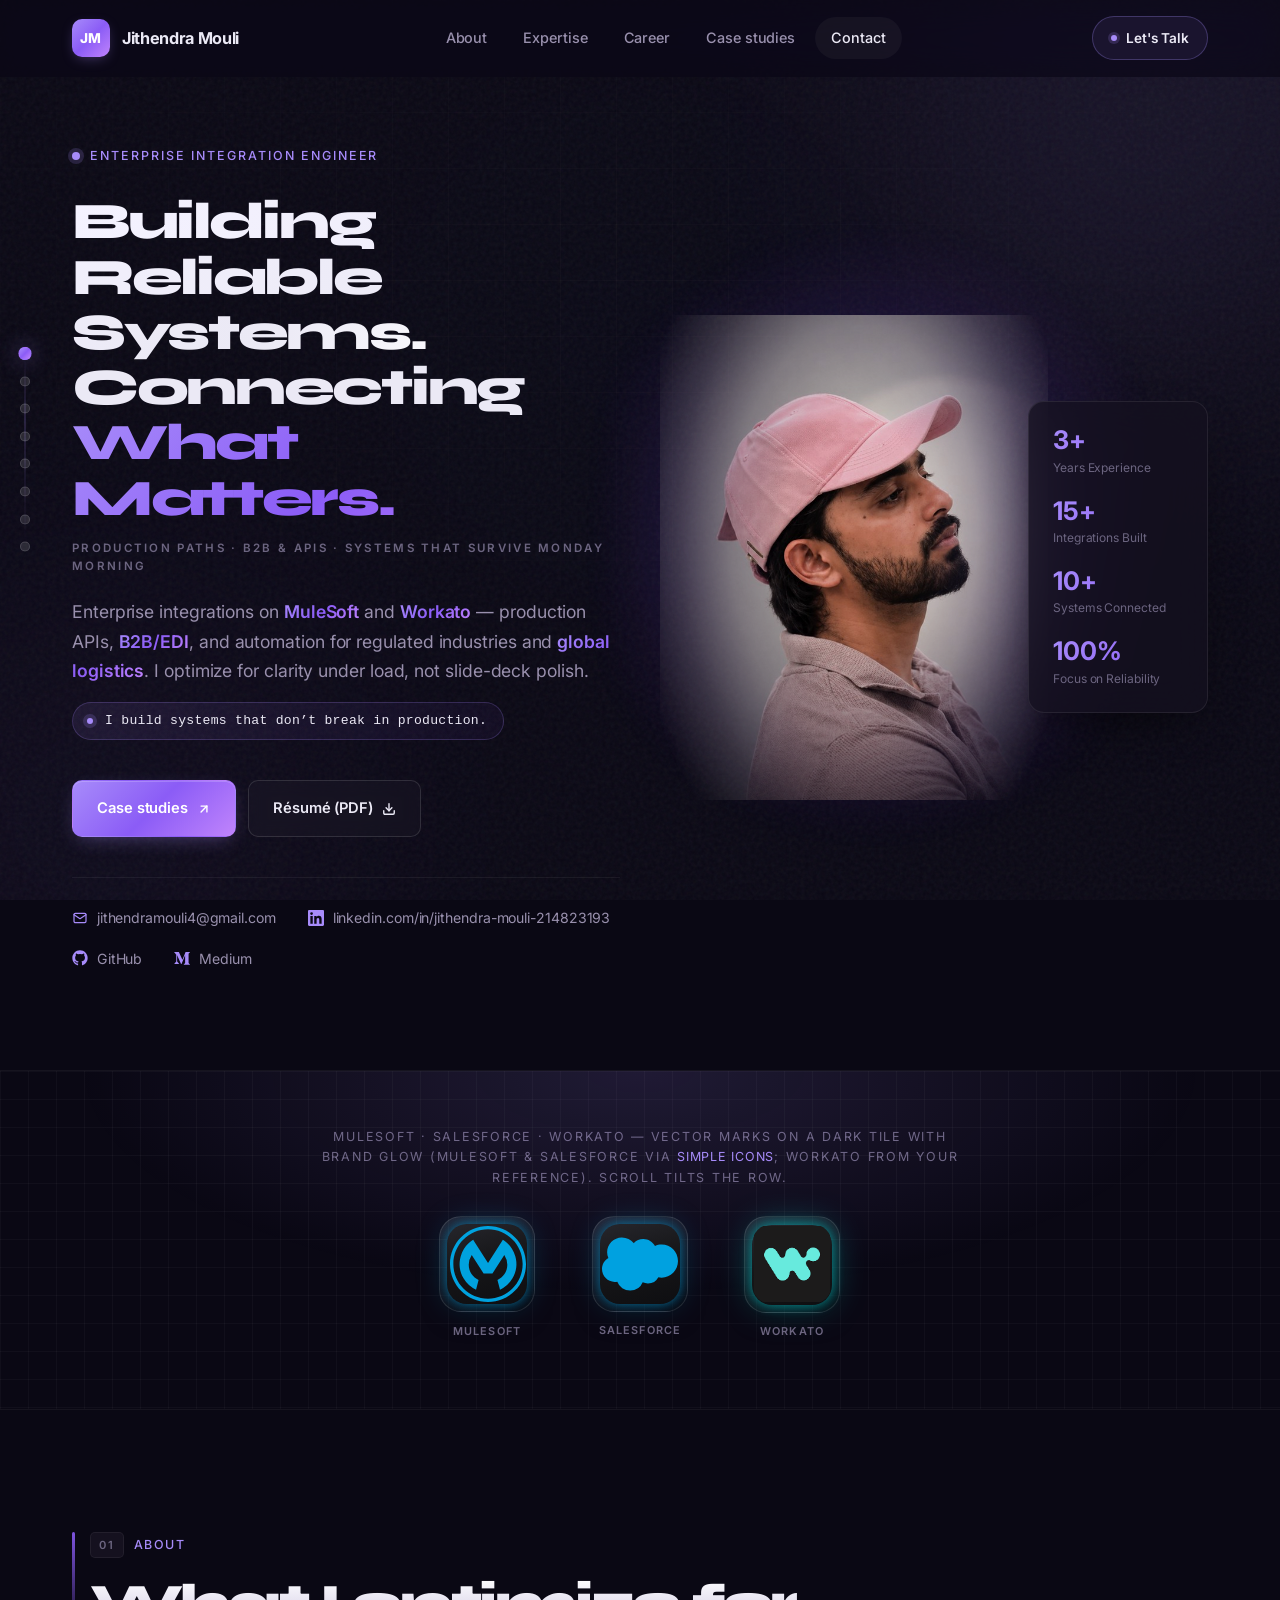
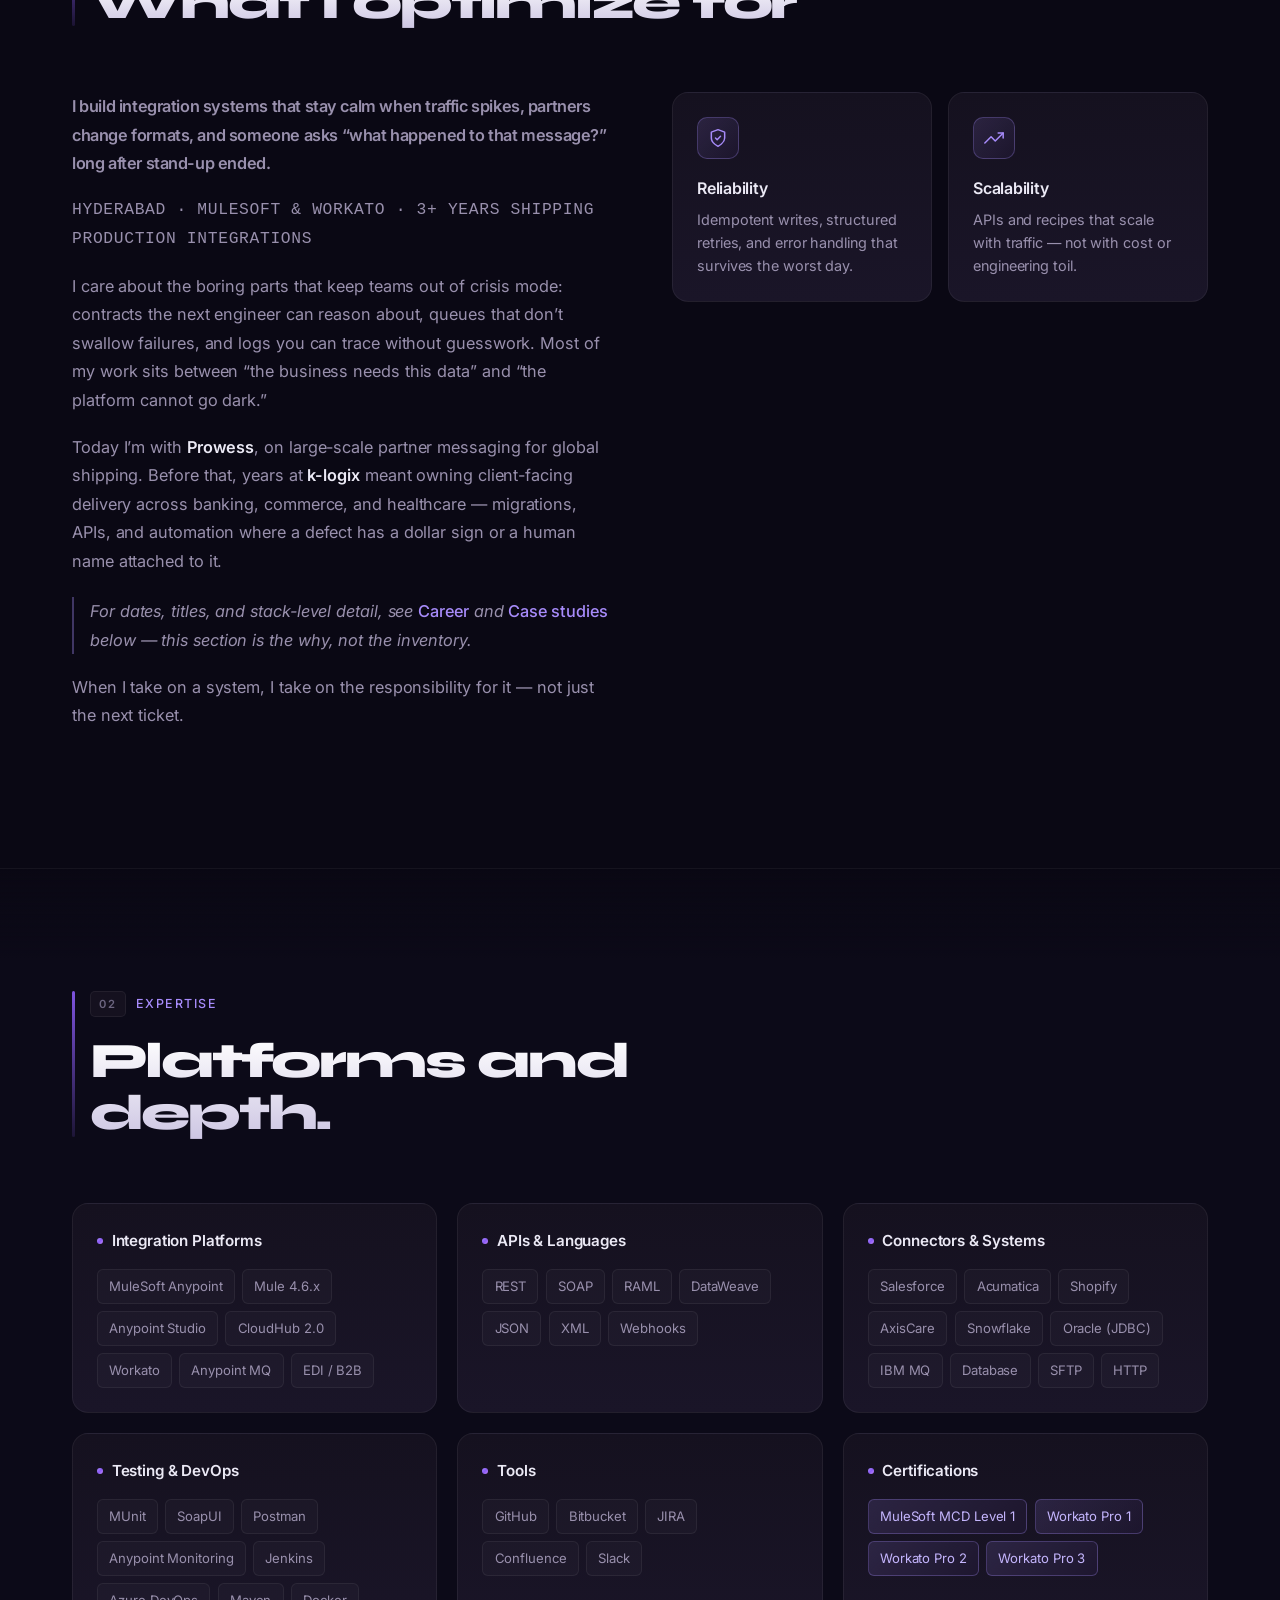
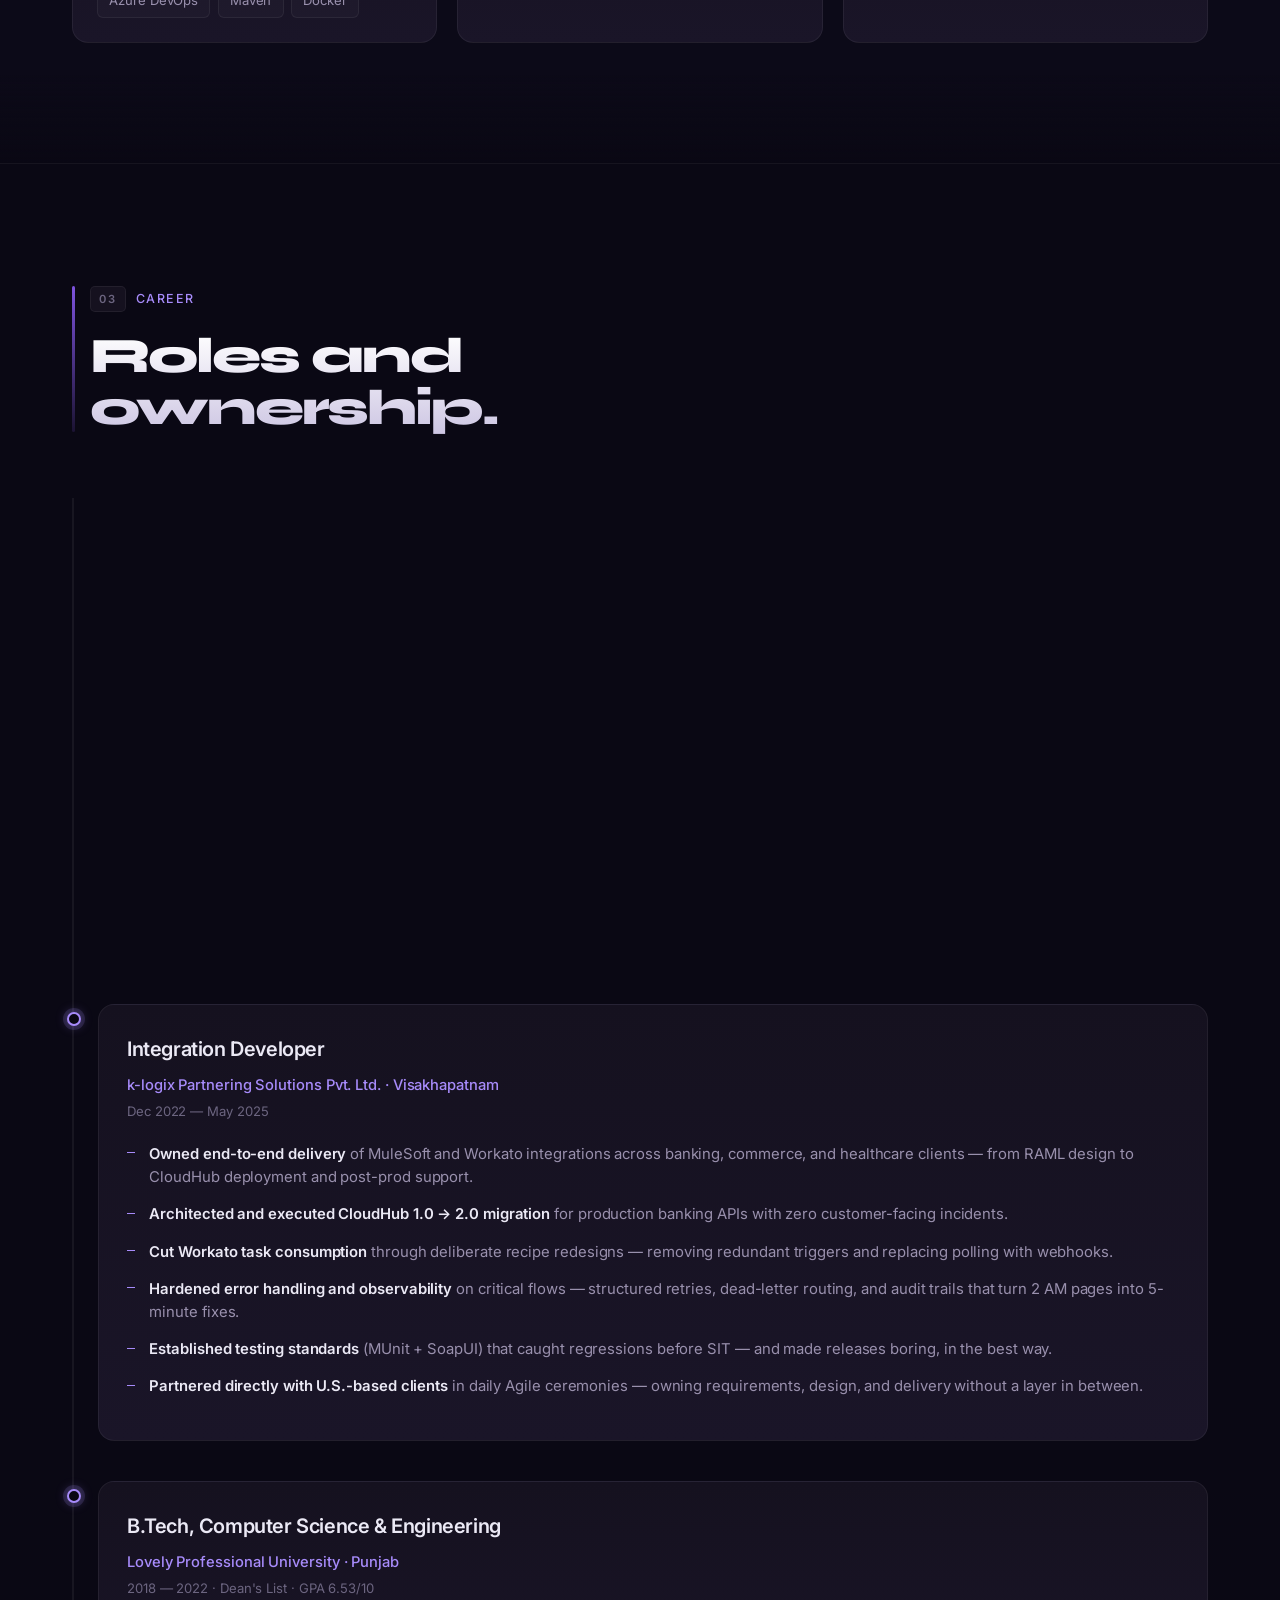
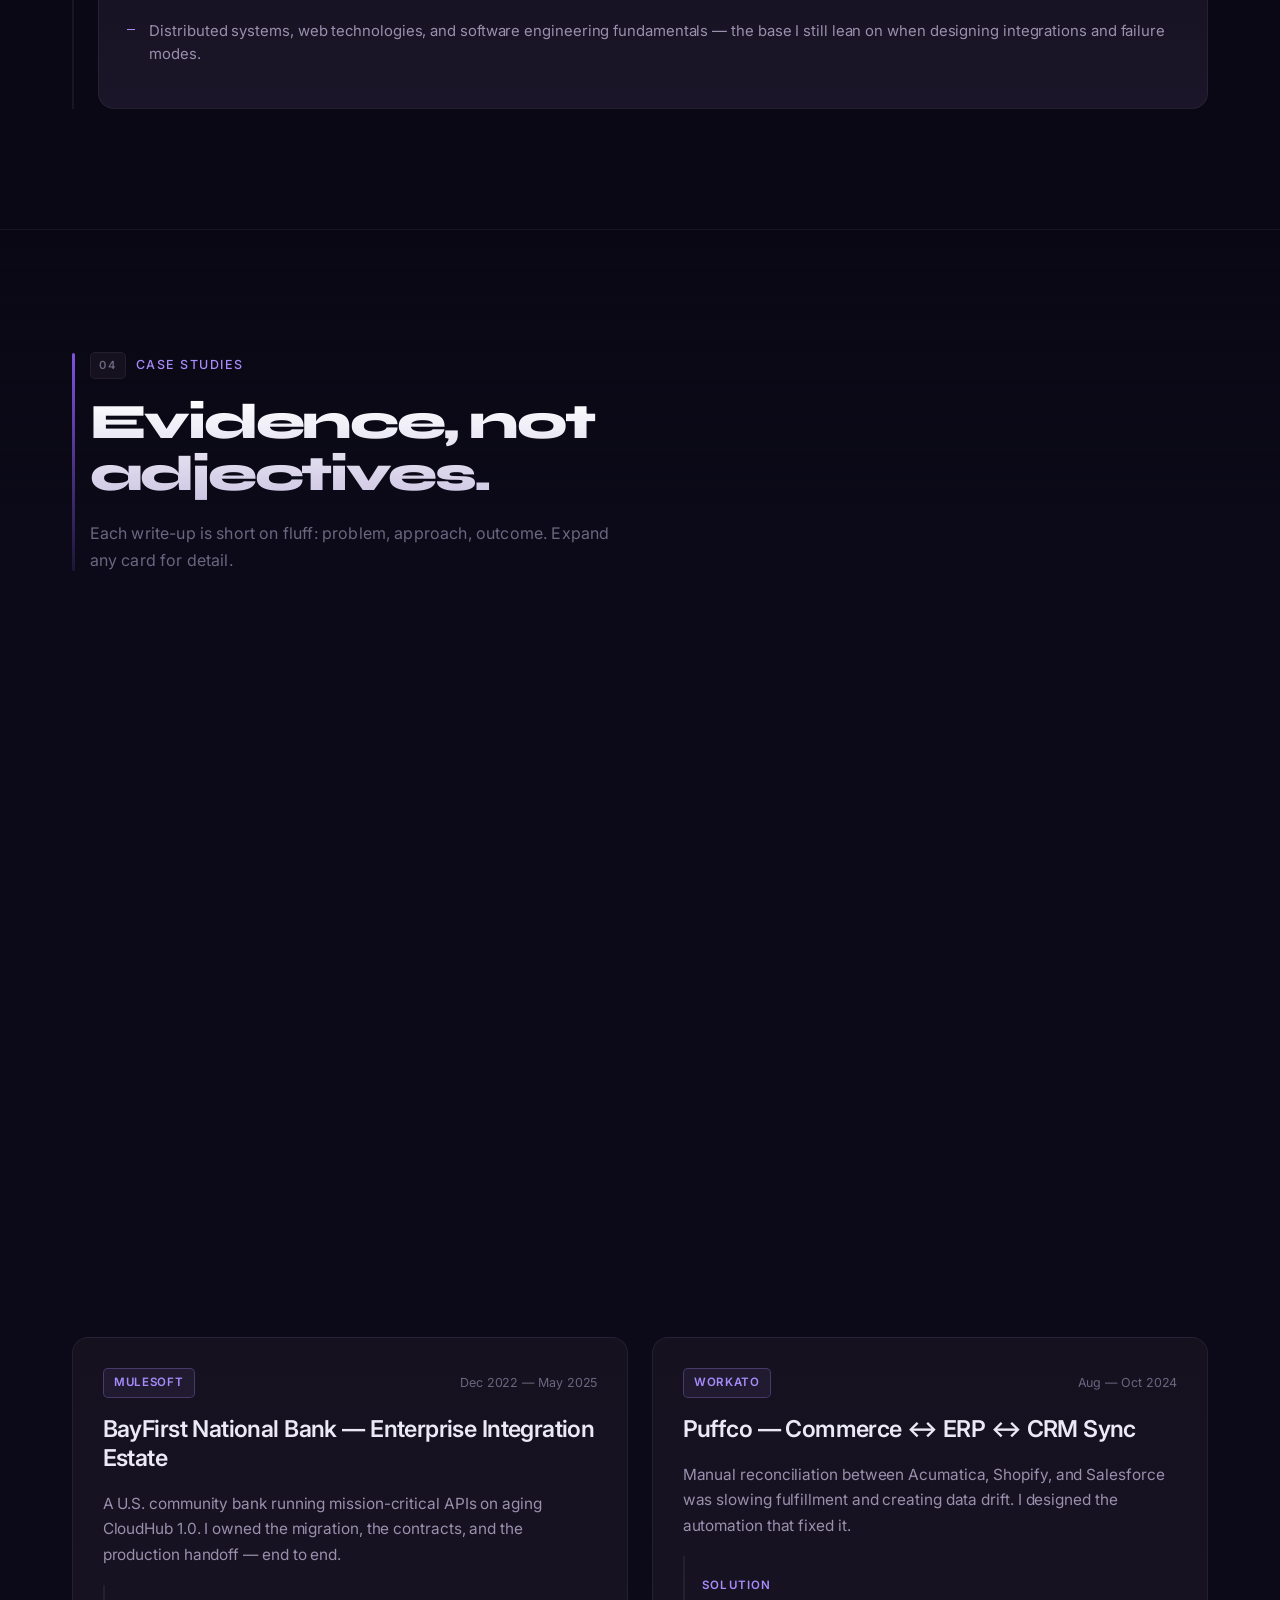
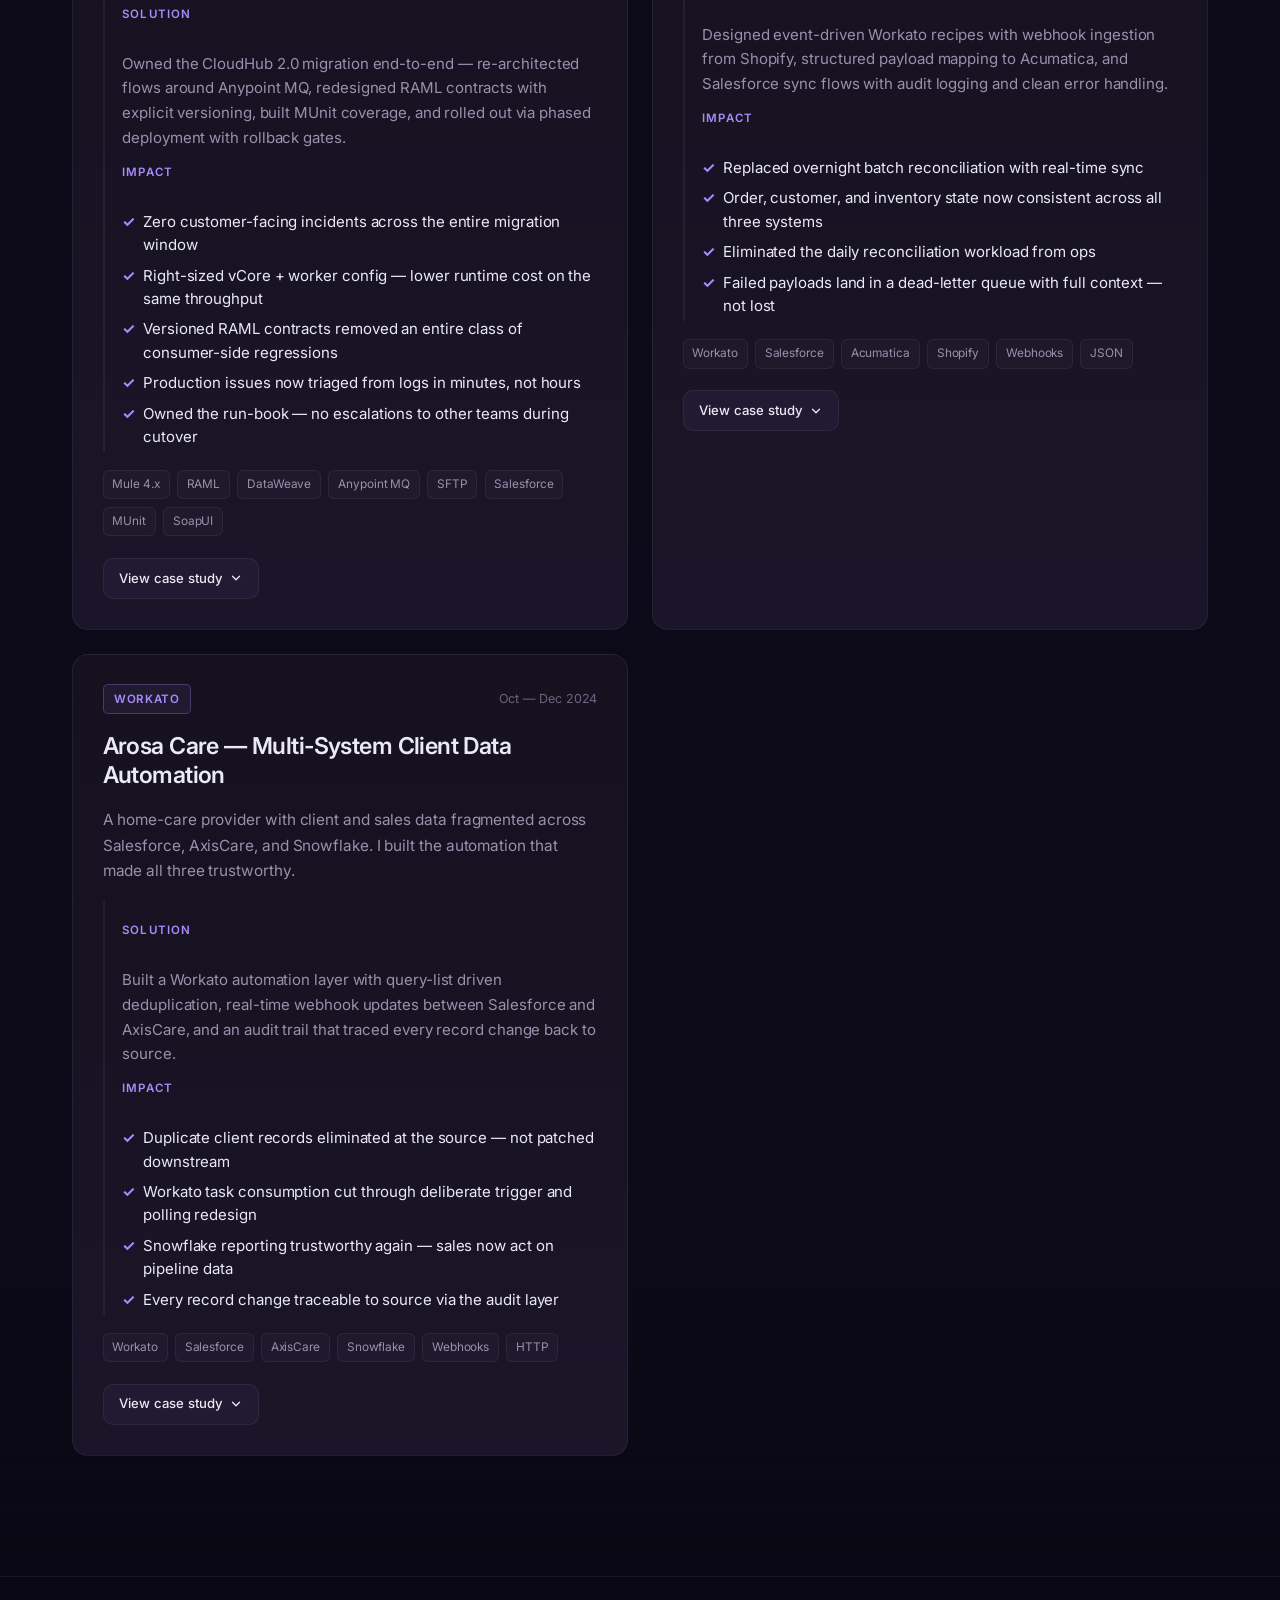
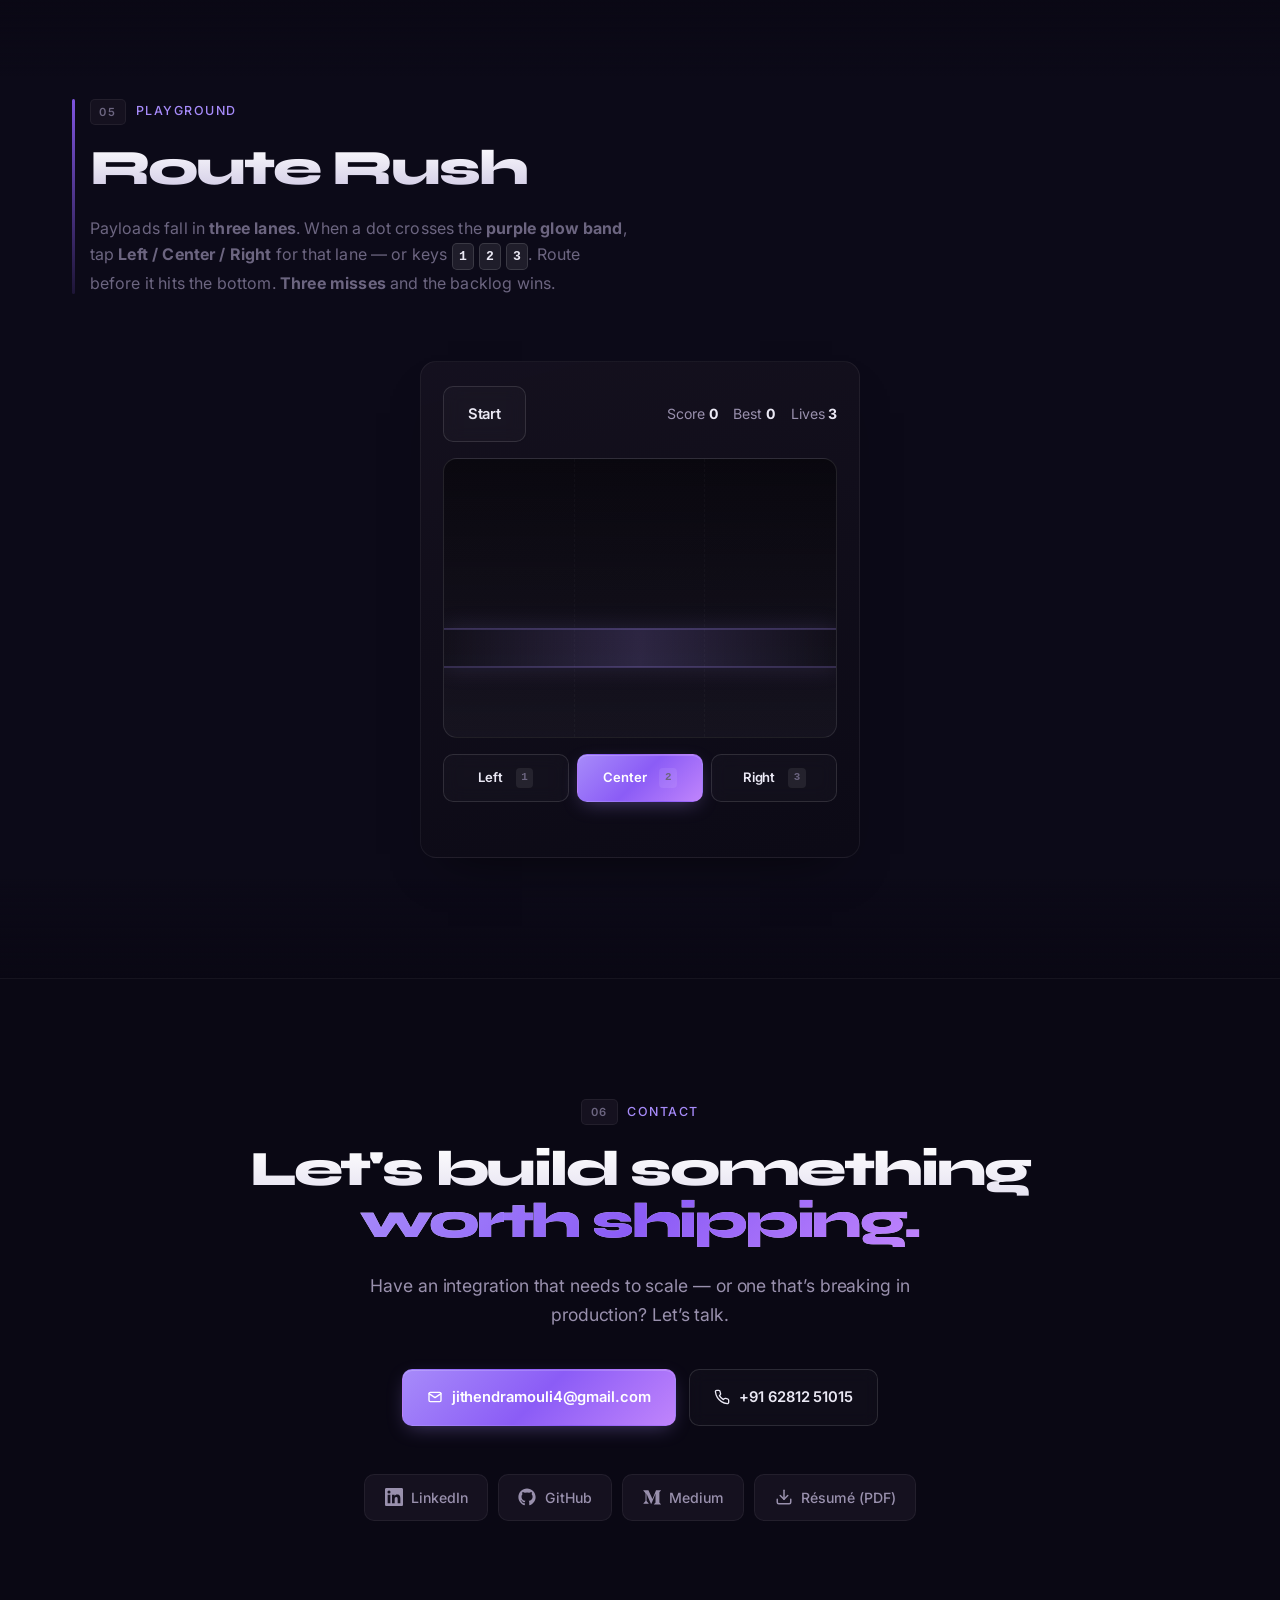
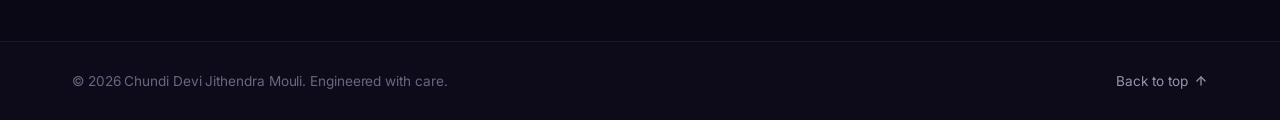
<file: index.html>
<!DOCTYPE html>
<html lang="en">
<head>
  <meta charset="UTF-8" />
  <meta name="viewport" content="width=device-width, initial-scale=1.0" />
  <meta name="description" content="Jithendra Mouli — Enterprise Integration Engineer (MuleSoft + Workato). EDI/B2B, IBM MQ, CloudHub 2.0, and Workato at scale. Banking, commerce, healthcare, and global logistics." />
  <meta name="keywords" content="Enterprise Integration Engineer, MuleSoft, EDI, B2B, IBM MQ, PIL, Workato, CloudHub 2.0, RAML, DataWeave, SFTP, Jithendra Mouli" />
  <meta name="author" content="Chundi Devi Jithendra Mouli" />
  <meta name="theme-color" content="#0a0814" />

  <meta property="og:type" content="website" />
  <meta property="og:title" content="Jithendra Mouli — Enterprise Integration Engineer" />
  <meta property="og:description" content="Building reliable systems. Connecting what matters. MuleSoft + Workato — APIs, B2B/EDI, and automations that hold up in production." />

  <title>Jithendra Mouli — Enterprise Integration Engineer</title>

  <link rel="preconnect" href="https://fonts.googleapis.com" />
  <link rel="preconnect" href="https://fonts.gstatic.com" crossorigin />
  <link href="https://fonts.googleapis.com/css2?family=Inter:wght@400;500;600;700;800&family=Syne:wght@600;700;800&display=swap" rel="stylesheet" />

  <link rel="stylesheet" href="styles.css" />
</head>
<body>

  <!-- Ambient background -->
  <div class="ambient" aria-hidden="true">
    <div class="ambient__orb ambient__orb--1"></div>
    <div class="ambient__orb ambient__orb--2"></div>
    <div class="ambient__orb ambient__orb--3"></div>
    <div class="ambient__grid"></div>
    <div class="ambient__grain" aria-hidden="true"></div>
  </div>

  <!-- Scroll progress -->
  <div class="scroll-progress" id="scrollProgress" aria-hidden="true"></div>

  <aside class="journey-rail" aria-label="Sections on this page">
    <nav class="journey-rail__nav">
      <a href="#home" class="journey-rail__stop" data-journey="#home"><span class="sr-only">Intro</span></a>
      <a href="#stack" class="journey-rail__stop" data-journey="#stack"><span class="sr-only">Stack</span></a>
      <a href="#about" class="journey-rail__stop" data-journey="#about"><span class="sr-only">About</span></a>
      <a href="#skills" class="journey-rail__stop" data-journey="#skills"><span class="sr-only">Expertise</span></a>
      <a href="#experience" class="journey-rail__stop" data-journey="#experience"><span class="sr-only">Career</span></a>
      <a href="#projects" class="journey-rail__stop" data-journey="#projects"><span class="sr-only">Case studies</span></a>
      <a href="#lab" class="journey-rail__stop" data-journey="#lab"><span class="sr-only">Playground</span></a>
      <a href="#contact" class="journey-rail__stop" data-journey="#contact"><span class="sr-only">Contact</span></a>
    </nav>
  </aside>

  <!-- ============ NAV ============ -->
  <header class="nav" id="nav">
    <div class="container nav__inner">
      <a href="#home" class="nav__logo" aria-label="Home">
        <span class="nav__logo-mark">JM</span>
        <span class="nav__logo-name">Jithendra Mouli</span>
      </a>

      <nav class="nav__links" aria-label="Primary">
        <a href="#about">About</a>
        <a href="#skills">Expertise</a>
        <a href="#experience">Career</a>
        <a href="#projects">Case studies</a>
        <a href="#contact">Contact</a>
      </nav>

      <a href="#contact" class="btn btn--pill nav__cta">
        <span class="dot"></span>
        Let's Talk
      </a>

      <button class="nav__toggle" id="navToggle" aria-label="Open menu" aria-expanded="false" aria-controls="navMobile">
        <span></span><span></span><span></span>
      </button>
    </div>

    <div class="nav__mobile" id="navMobile" hidden>
      <a href="#about">About</a>
      <a href="#skills">Expertise</a>
      <a href="#experience">Career</a>
      <a href="#projects">Case studies</a>
      <a href="#contact">Contact</a>
      <a href="#contact" class="btn btn--primary">Let's Talk</a>
    </div>
  </header>

  <main>

    <!-- ============ HERO ============ -->
    <section class="hero" id="home">
      <div class="container hero__grid">

        <!-- LEFT -->
        <div class="hero__content">
          <p class="hero__eyebrow reveal-up">
            <span class="dot"></span>
            <span>Enterprise Integration Engineer</span>
          </p>

          <h1 class="hero__title">
            <span class="line reveal-up" data-delay="80"><span class="hero__title-shimmer">Building Reliable Systems.</span></span>
            <span class="line reveal-up" data-delay="180">
              Connecting <span class="hero__title-accent">What Matters.</span>
            </span>
          </h1>
          <p class="hero__kicker reveal-up" data-delay="260">Production paths · B2B &amp; APIs · Systems that survive Monday morning</p>

          <p class="hero__tagline reveal-up" data-delay="320">
            Enterprise integrations on <strong>MuleSoft</strong> and <strong>Workato</strong>
            &mdash; production APIs, <strong>B2B/EDI</strong>, and automation for regulated industries
            and <strong>global logistics</strong>. I optimize for clarity under load, not slide-deck polish.
          </p>

          <p class="hero__positioning reveal-up" data-delay="400">
            I build systems that don&rsquo;t break in production.
          </p>

          <div class="hero__cta hero__cta--resumes reveal-up" data-delay="440">
            <a href="#projects" class="btn btn--primary">
              <span>Case studies</span>
              <svg width="14" height="14" viewBox="0 0 24 24" fill="none" stroke="currentColor" stroke-width="2.4" stroke-linecap="round" stroke-linejoin="round" aria-hidden="true"><line x1="7" y1="17" x2="17" y2="7"/><polyline points="7 7 17 7 17 17"/></svg>
            </a>
            <div class="hero__resume-btns">
              <a href="Resume.pdf" class="btn btn--ghost" download="Jithendra-Mouli-Resume.pdf" aria-label="Download résumé as PDF">
                <span>Résumé (PDF)</span>
                <svg width="14" height="14" viewBox="0 0 24 24" fill="none" stroke="currentColor" stroke-width="2.4" stroke-linecap="round" stroke-linejoin="round" aria-hidden="true"><path d="M21 15v4a2 2 0 0 1-2 2H5a2 2 0 0 1-2-2v-4"/><polyline points="7 10 12 15 17 10"/><line x1="12" y1="15" x2="12" y2="3"/></svg>
              </a>
            </div>
          </div>

          <ul class="hero__contacts reveal-up" data-delay="560" aria-label="Contact links">
            <li>
              <a href="mailto:jithendramouli4@gmail.com" aria-label="Email">
                <svg width="16" height="16" viewBox="0 0 24 24" fill="none" stroke="currentColor" stroke-width="1.8" stroke-linecap="round" stroke-linejoin="round" aria-hidden="true"><rect x="3" y="5" width="18" height="14" rx="2"/><polyline points="3 7 12 13 21 7"/></svg>
                <span>jithendramouli4@gmail.com</span>
              </a>
            </li>
            <li>
              <a href="https://www.linkedin.com/in/jithendra-mouli-214823193/" target="_blank" rel="noopener noreferrer" aria-label="LinkedIn">
                <svg width="16" height="16" viewBox="0 0 24 24" fill="currentColor" aria-hidden="true"><path d="M20.45 20.45h-3.55v-5.57c0-1.33-.02-3.04-1.85-3.04-1.85 0-2.13 1.45-2.13 2.94v5.67H9.36V9h3.41v1.56h.05c.48-.9 1.64-1.85 3.37-1.85 3.6 0 4.27 2.37 4.27 5.45v6.29zM5.34 7.43a2.06 2.06 0 1 1 0-4.13 2.06 2.06 0 0 1 0 4.13zM7.12 20.45H3.56V9h3.56v11.45zM22.22 0H1.77C.79 0 0 .77 0 1.72v20.55C0 23.23.79 24 1.77 24h20.45c.98 0 1.78-.77 1.78-1.73V1.72C24 .77 23.2 0 22.22 0z"/></svg>
                <span>linkedin.com/in/jithendra-mouli-214823193</span>
              </a>
            </li>
            <li>
              <a href="https://github.com/jithendramouli/integration-portfolio" target="_blank" rel="noopener noreferrer" aria-label="GitHub" class="hero__contact-icon">
                <svg width="16" height="16" viewBox="0 0 24 24" fill="currentColor" aria-hidden="true"><path d="M12 .5C5.65.5.5 5.65.5 12c0 5.08 3.29 9.39 7.86 10.91.58.1.79-.25.79-.56v-2.16c-3.2.7-3.87-1.37-3.87-1.37-.52-1.34-1.28-1.69-1.28-1.69-1.04-.71.08-.7.08-.7 1.16.08 1.77 1.19 1.77 1.19 1.03 1.77 2.7 1.26 3.36.96.1-.75.4-1.26.73-1.55-2.55-.29-5.24-1.28-5.24-5.69 0-1.26.45-2.29 1.19-3.1-.12-.29-.51-1.46.11-3.04 0 0 .97-.31 3.18 1.18a11.05 11.05 0 0 1 5.78 0c2.21-1.49 3.18-1.18 3.18-1.18.62 1.58.23 2.75.11 3.04.74.81 1.19 1.84 1.19 3.1 0 4.42-2.7 5.39-5.27 5.68.41.36.78 1.06.78 2.14v3.17c0 .31.21.67.8.55C20.21 21.39 23.5 17.08 23.5 12 23.5 5.65 18.35.5 12 .5z"/></svg>
                <span>GitHub</span>
              </a>
            </li>
            <li>
              <a href="https://medium.com/@jithendramouli4" target="_blank" rel="noopener noreferrer" aria-label="Medium" class="hero__contact-icon">
                <svg width="16" height="16" viewBox="0 0 24 24" fill="currentColor" aria-hidden="true"><path d="M2.846 6.887c.03-.295-.083-.586-.303-.784l-2.24-2.7v-.403h6.958l5.378 11.795 4.728-11.795H24v.403l-1.916 1.837c-.165.126-.247.333-.213.538v13.498c-.034.204.048.411.213.537l1.871 1.837v.403h-9.412v-.403l1.939-1.882c.19-.19.19-.246.19-.537V7.794L11.28 20.852h-.728L4.706 7.794v8.755c-.052.385.076.774.347 1.052l2.521 3.058v.404H.5v-.404l2.521-3.058c.27-.279.39-.67.325-1.052V6.887z"/></svg>
                <span>Medium</span>
              </a>
            </li>
          </ul>
        </div>

        <!-- RIGHT -->
        <div class="hero__media reveal-up" data-delay="200">
          <div class="hero__portrait">
            <div class="hero__portrait-glow" aria-hidden="true"></div>
            <img src="assets/profile.png" alt="Portrait of Jithendra Mouli" />
          </div>

          <aside class="hero__stats" aria-label="Highlights">
            <div class="hero__stat">
              <strong data-count="3" data-suffix="+">0</strong>
              <span>Years Experience</span>
            </div>
            <div class="hero__stat">
              <strong data-count="15" data-suffix="+">0</strong>
              <span>Integrations Built</span>
            </div>
            <div class="hero__stat">
              <strong data-count="10" data-suffix="+">0</strong>
              <span>Systems Connected</span>
            </div>
            <div class="hero__stat">
              <strong data-count="100" data-suffix="%">0</strong>
              <span>Focus on Reliability</span>
            </div>
          </aside>
        </div>
      </div>
    </section>

    <!-- ============ STACK STRIP (scroll + glow) ============ -->
    <section class="section stack-strip reveal" id="stack" aria-label="Platforms in focus">
      <div class="stack-strip__ambient" aria-hidden="true"></div>
      <div class="container">
        <p class="stack-strip__label">MuleSoft &middot; Salesforce &middot; Workato &mdash; vector marks on a dark tile with brand glow (MuleSoft &amp; Salesforce via <a href="https://github.com/simple-icons/simple-icons" target="_blank" rel="noopener noreferrer">Simple Icons</a>; Workato from your reference). Scroll tilts the row.</p>
        <div class="stack-strip__brands" data-parallax-row>
          <div class="stack-strip__brand stack-strip__brand--mule" style="--d:0.32" title="MuleSoft">
            <span class="stack-strip__halo" aria-hidden="true"></span>
            <div class="stack-strip__brand-frame">
              <div class="stack-strip__logo-tile">
                <img class="stack-strip__logo-img" src="assets/brands/mulesoft.svg" alt="MuleSoft" width="80" height="80" loading="eager" decoding="async" fetchpriority="high" />
              </div>
            </div>
            <span class="stack-strip__name">MuleSoft</span>
          </div>
          <div class="stack-strip__brand stack-strip__brand--sf" style="--d:0.5" title="Salesforce">
            <span class="stack-strip__halo" aria-hidden="true"></span>
            <div class="stack-strip__brand-frame">
              <div class="stack-strip__logo-tile">
                <img class="stack-strip__logo-img" src="assets/brands/salesforce.svg" alt="Salesforce" width="80" height="80" loading="eager" decoding="async" />
              </div>
            </div>
            <span class="stack-strip__name">Salesforce</span>
          </div>
          <div class="stack-strip__brand stack-strip__brand--workato" style="--d:0.22" title="Workato">
            <span class="stack-strip__halo" aria-hidden="true"></span>
            <div class="stack-strip__brand-frame">
              <div class="stack-strip__logo-tile">
                <img class="stack-strip__logo-img" src="assets/brands/workato-ref.png" alt="Workato" width="80" height="80" loading="eager" decoding="async" />
              </div>
            </div>
            <span class="stack-strip__name">Workato</span>
          </div>
        </div>
      </div>
    </section>

    <!-- ============ ABOUT ============ -->
    <section class="section" id="about">
      <div class="container">
        <header class="section__head">
          <p class="section__eyebrow"><span>01</span> About</p>
          <h2 class="section__title">What I optimize for</h2>
        </header>

        <div class="about">
          <div class="about__text">
            <p class="about__lead">
              I build integration systems that stay calm when traffic spikes, partners change formats,
              and someone asks &ldquo;what happened to that message?&rdquo; long after stand-up ended.
            </p>
            <p class="about__micro" aria-label="Location and focus">
              Hyderabad &middot; MuleSoft &amp; Workato &middot; 3+ years shipping production integrations
            </p>
            <p>
              I care about the boring parts that keep teams out of crisis mode: contracts the next engineer can
              reason about, queues that don&rsquo;t swallow failures, and logs you can trace without guesswork.
              Most of my work sits between &ldquo;the business needs this data&rdquo; and &ldquo;the platform cannot go dark.&rdquo;
            </p>
            <p>
              Today I&rsquo;m with <strong>Prowess</strong>, on large-scale partner messaging for global shipping.
              Before that, years at <strong>k-logix</strong> meant owning client-facing delivery across banking,
              commerce, and healthcare &mdash; migrations, APIs, and automation where a defect has a dollar sign
              or a human name attached to it.
            </p>
            <p class="about__hint">
              For dates, titles, and stack-level detail, see <a href="#experience">Career</a> and
              <a href="#projects">Case studies</a> below &mdash; this section is the why, not the inventory.
            </p>
            <p>
              When I take on a system, I take on the responsibility for it
              &mdash; not just the next ticket.
            </p>
          </div>

          <div class="focus-grid">
            <article class="focus">
              <div class="focus__icon" aria-hidden="true">
                <svg width="20" height="20" viewBox="0 0 24 24" fill="none" stroke="currentColor" stroke-width="1.8" stroke-linecap="round" stroke-linejoin="round"><path d="M12 22s8-4 8-10V5l-8-3-8 3v7c0 6 8 10 8 10z"/><path d="m9 12 2 2 4-4"/></svg>
              </div>
              <h3>Reliability</h3>
              <p>Idempotent writes, structured retries, and error handling that survives the worst day.</p>
            </article>

            <article class="focus">
              <div class="focus__icon" aria-hidden="true">
                <svg width="20" height="20" viewBox="0 0 24 24" fill="none" stroke="currentColor" stroke-width="1.8" stroke-linecap="round" stroke-linejoin="round"><polyline points="23 6 13.5 15.5 8.5 10.5 1 18"/><polyline points="17 6 23 6 23 12"/></svg>
              </div>
              <h3>Scalability</h3>
              <p>APIs and recipes that scale with traffic &mdash; not with cost or engineering toil.</p>
            </article>

            <article class="focus">
              <div class="focus__icon" aria-hidden="true">
                <svg width="20" height="20" viewBox="0 0 24 24" fill="none" stroke="currentColor" stroke-width="1.8" stroke-linecap="round" stroke-linejoin="round"><polyline points="16 18 22 12 16 6"/><polyline points="8 6 2 12 8 18"/></svg>
              </div>
              <h3>Clean API Design</h3>
              <p>RAML contracts as the source of truth — versioned, documented, consumer-aligned.</p>
            </article>

            <article class="focus">
              <div class="focus__icon" aria-hidden="true">
                <svg width="20" height="20" viewBox="0 0 24 24" fill="none" stroke="currentColor" stroke-width="1.8" stroke-linecap="round" stroke-linejoin="round"><path d="M12 2v4"/><path d="M12 18v4"/><path d="m4.93 4.93 2.83 2.83"/><path d="m16.24 16.24 2.83 2.83"/><path d="M2 12h4"/><path d="M18 12h4"/><path d="m4.93 19.07 2.83-2.83"/><path d="m16.24 7.76 2.83-2.83"/></svg>
              </div>
              <h3>B2B / EDI</h3>
              <p>Partner file and message pipelines: SFTP intake, IBM MQ async paths, EDIFACT-style validation, outbound send, and reconciliation at bulk scale.</p>
            </article>
          </div>
        </div>
      </div>
    </section>

    <!-- ============ SKILLS ============ -->
    <section class="section section--alt" id="skills">
      <div class="container">
        <header class="section__head">
          <p class="section__eyebrow"><span>02</span> Expertise</p>
          <h2 class="section__title">Platforms and depth.</h2>
        </header>

        <div class="skills">
          <article class="skill-group">
            <h3>Integration Platforms</h3>
            <ul class="chips">
              <li>MuleSoft Anypoint</li>
              <li>Mule 4.6.x</li>
              <li>Anypoint Studio</li>
              <li>CloudHub 2.0</li>
              <li>Workato</li>
              <li>Anypoint MQ</li>
              <li>EDI / B2B</li>
            </ul>
          </article>

          <article class="skill-group">
            <h3>APIs &amp; Languages</h3>
            <ul class="chips">
              <li>REST</li>
              <li>SOAP</li>
              <li>RAML</li>
              <li>DataWeave</li>
              <li>JSON</li>
              <li>XML</li>
              <li>Webhooks</li>
            </ul>
          </article>

          <article class="skill-group">
            <h3>Connectors &amp; Systems</h3>
            <ul class="chips">
              <li>Salesforce</li>
              <li>Acumatica</li>
              <li>Shopify</li>
              <li>AxisCare</li>
              <li>Snowflake</li>
              <li>Oracle (JDBC)</li>
              <li>IBM MQ</li>
              <li>Database</li>
              <li>SFTP</li>
              <li>HTTP</li>
            </ul>
          </article>

          <article class="skill-group">
            <h3>Testing &amp; DevOps</h3>
            <ul class="chips">
              <li>MUnit</li>
              <li>SoapUI</li>
              <li>Postman</li>
              <li>Anypoint Monitoring</li>
              <li>Jenkins</li>
              <li>Azure DevOps</li>
              <li>Maven</li>
              <li>Docker</li>
            </ul>
          </article>

          <article class="skill-group">
            <h3>Tools</h3>
            <ul class="chips">
              <li>GitHub</li>
              <li>Bitbucket</li>
              <li>JIRA</li>
              <li>Confluence</li>
              <li>Slack</li>
            </ul>
          </article>

          <article class="skill-group">
            <h3>Certifications</h3>
            <ul class="chips chips--accent">
              <li>MuleSoft MCD Level 1</li>
              <li>Workato Pro 1</li>
              <li>Workato Pro 2</li>
              <li>Workato Pro 3</li>
            </ul>
          </article>
        </div>
      </div>
    </section>

    <!-- ============ EXPERIENCE ============ -->
    <section class="section" id="experience">
      <div class="container">
        <header class="section__head">
          <p class="section__eyebrow"><span>03</span> Career</p>
          <h2 class="section__title">Roles and ownership.</h2>
        </header>

        <ol class="timeline">
          <li class="timeline__item">
            <div class="timeline__marker" aria-hidden="true"></div>
            <div class="timeline__content">
              <header class="timeline__head">
                <span class="timeline__badge">Current</span>
                <h3>Integration Developer</h3>
                <p class="timeline__meta">Prowess Software Solutions · Hyderabad</p>
                <p class="timeline__date">June 2025 — Present</p>
              </header>
              <ul class="timeline__list">
                <li><strong>EDI/B2B on Mule 4.6.x for PIL (Pacific International Lines)</strong> &mdash; multi-partner pipelines, queue-backed processing, map/send flows, and bulk-scenario reconciliation alongside performance validation.</li>
                <li><strong>Owned DataWeave and flow logic</strong> for partner message transformation, validation, control-number handling, and error paths that match shipping operations.</li>
                <li><strong>Integrated SFTP, IBM MQ, HTTP/REST system APIs</strong> (including JDBC to Oracle DB), wired for async scale and traceability across the pipeline.</li>
                <li><strong>Supported SIT and non-prod performance cycles</strong> &mdash; structured payloads, cold-start vs steady-state runs, worker CPU/Java heap, queue depth, and <strong>Anypoint Monitoring</strong> signals.</li>
                <li><strong>CI-backed delivery</strong> with peer review, version control on GitHub, and daily Agile alignment with the team.</li>
              </ul>
            </div>
          </li>

          <li class="timeline__item">
            <div class="timeline__marker" aria-hidden="true"></div>
            <div class="timeline__content">
              <header class="timeline__head">
                <h3>Integration Developer</h3>
                <p class="timeline__meta">k-logix Partnering Solutions Pvt. Ltd. · Visakhapatnam</p>
                <p class="timeline__date">Dec 2022 — May 2025</p>
              </header>
              <ul class="timeline__list">
                <li><strong>Owned end-to-end delivery</strong> of MuleSoft and Workato integrations across banking, commerce, and healthcare clients — from RAML design to CloudHub deployment and post-prod support.</li>
                <li><strong>Architected and executed CloudHub 1.0 → 2.0 migration</strong> for production banking APIs with zero customer-facing incidents.</li>
                <li><strong>Cut Workato task consumption</strong> through deliberate recipe redesigns — removing redundant triggers and replacing polling with webhooks.</li>
                <li><strong>Hardened error handling and observability</strong> on critical flows — structured retries, dead-letter routing, and audit trails that turn 2 AM pages into 5-minute fixes.</li>
                <li><strong>Established testing standards</strong> (MUnit + SoapUI) that caught regressions before SIT — and made releases boring, in the best way.</li>
                <li><strong>Partnered directly with U.S.-based clients</strong> in daily Agile ceremonies — owning requirements, design, and delivery without a layer in between.</li>
              </ul>
            </div>
          </li>

          <li class="timeline__item">
            <div class="timeline__marker" aria-hidden="true"></div>
            <div class="timeline__content">
              <header class="timeline__head">
                <h3>B.Tech, Computer Science &amp; Engineering</h3>
                <p class="timeline__meta">Lovely Professional University · Punjab</p>
                <p class="timeline__date">2018 — 2022 · Dean's List · GPA 6.53/10</p>
              </header>
              <ul class="timeline__list">
                <li>Distributed systems, web technologies, and software engineering fundamentals &mdash; the base I still lean on when designing integrations and failure modes.</li>
              </ul>
            </div>
          </li>
        </ol>
      </div>
    </section>

    <!-- ============ PROJECTS ============ -->
    <section class="section section--alt" id="projects">
      <div class="container">
        <header class="section__head">
          <p class="section__eyebrow"><span>04</span> Case studies</p>
          <h2 class="section__title">Evidence, not adjectives.</h2>
          <p class="section__lead">
            Each write-up is short on fluff: problem, approach, outcome. Expand any card for detail.
          </p>
        </header>

        <div class="projects">

          <!-- FLAGSHIP: PIL -->
          <article class="project project--flagship" data-project>
            <div class="project__head">
              <div class="project__head-left">
                <span class="project__flag">★ Flagship</span>
                <span class="project__platform">MuleSoft</span>
              </div>
              <span class="project__date">June 2025 — Present</span>
            </div>

            <h3 class="project__title">PIL (Pacific International Lines) — B2B EDI Integration</h3>
            <p class="project__summary">
              Global shipping partner messaging at scale: inbound files and industry B2B messages
              from <strong>SFTP</strong> through <strong>IBM MQ</strong>&ndash;backed async processing,
              <strong>DataWeave</strong> map and validation, to <strong>outbound send</strong> and
              downstream handoff &mdash; API-led, production-disciplined.
            </p>

            <div class="project__case" data-case>
              <div class="project__case-block">
                <span class="project__case-label">Problem</span>
                <p>Multiple trading partners, bulk file volumes, and strict B2B semantics &mdash; without losing messages, without blind spots in reconciliation, and without performance surprises when queues and workers are under load.</p>
              </div>
              <div class="project__case-block">
                <span class="project__case-label">Solution</span>
                <p>Contributed to API-led Mule 4.6.x services across inbound ingestion, transformation/map, and outbound send: SFTP sources, IBM MQ for scalable async processing, DataWeave for partner-specific formats and validation (including control-number / code-list handling), HTTP/REST system APIs (including JDBC to Oracle), structured error paths, and SIT validation with scenario-based payloads.</p>
              </div>
              <div class="project__case-block">
                <span class="project__case-label">Impact</span>
                <ul>
                  <li>End-to-end traceability: inbound files &rarr; consumed messages &rarr; transformed records &rarr; successful sends vs failures &mdash; reconciled for bulk test runs</li>
                  <li>Non-production performance baselines: cold-start vs steady-state, throughput, queue depth, worker CPU/Java heap &mdash; using Anypoint Monitoring</li>
                  <li>Defects caught and closed in SIT before they could surface as production incidents</li>
                  <li>Peer-reviewed, CI-gated merges &mdash; predictable releases instead of hero fixes</li>
                </ul>
              </div>
            </div>

            <ul class="chips chips--small">
              <li>Mule 4.6.x</li><li>DataWeave</li><li>SFTP</li><li>IBM MQ</li>
              <li>HTTP</li><li>Oracle JDBC</li><li>Anypoint Monitoring</li><li>MUnit</li><li>Maven</li><li>GitHub</li>
            </ul>

            <button class="project__expand" type="button" aria-expanded="false" data-expand>
              <span class="project__expand-open">View case study</span>
              <span class="project__expand-close">Hide case study</span>
              <svg width="14" height="14" viewBox="0 0 24 24" fill="none" stroke="currentColor" stroke-width="2.2" stroke-linecap="round" stroke-linejoin="round" aria-hidden="true"><polyline points="6 9 12 15 18 9"/></svg>
            </button>
          </article>

          <!-- BAYFIRST -->
          <article class="project" data-project>
            <div class="project__head">
              <div class="project__head-left">
                <span class="project__platform">MuleSoft</span>
              </div>
              <span class="project__date">Dec 2022 — May 2025</span>
            </div>

            <h3 class="project__title">BayFirst National Bank — Enterprise Integration Estate</h3>
            <p class="project__summary">
              A U.S. community bank running mission-critical APIs on aging CloudHub 1.0.
              I owned the migration, the contracts, and the production handoff &mdash; end to end.
            </p>

            <div class="project__case" data-case>
              <div class="project__case-block">
                <span class="project__case-label">Problem</span>
                <p>The bank's MuleSoft estate was on CloudHub 1.0 with inconsistent error handling, tight coupling, and limited observability. Deprecation was on the roadmap; downtime was not an option.</p>
              </div>
              <div class="project__case-block">
                <span class="project__case-label">Solution</span>
                <p>Owned the CloudHub 2.0 migration end-to-end — re-architected flows around Anypoint MQ, redesigned RAML contracts with explicit versioning, built MUnit coverage, and rolled out via phased deployment with rollback gates.</p>
              </div>
              <div class="project__case-block">
                <span class="project__case-label">Impact</span>
                <ul>
                  <li>Zero customer-facing incidents across the entire migration window</li>
                  <li>Right-sized vCore + worker config &mdash; lower runtime cost on the same throughput</li>
                  <li>Versioned RAML contracts removed an entire class of consumer-side regressions</li>
                  <li>Production issues now triaged from logs in minutes, not hours</li>
                  <li>Owned the run-book &mdash; no escalations to other teams during cutover</li>
                </ul>
              </div>
            </div>

            <ul class="chips chips--small">
              <li>Mule 4.x</li><li>RAML</li><li>DataWeave</li><li>Anypoint MQ</li>
              <li>SFTP</li><li>Salesforce</li><li>MUnit</li><li>SoapUI</li>
            </ul>

            <button class="project__expand" type="button" aria-expanded="false" data-expand>
              <span class="project__expand-open">View case study</span>
              <span class="project__expand-close">Hide case study</span>
              <svg width="14" height="14" viewBox="0 0 24 24" fill="none" stroke="currentColor" stroke-width="2.2" stroke-linecap="round" stroke-linejoin="round" aria-hidden="true"><polyline points="6 9 12 15 18 9"/></svg>
            </button>
          </article>

          <!-- PUFFCO -->
          <article class="project" data-project>
            <div class="project__head">
              <div class="project__head-left">
                <span class="project__platform">Workato</span>
              </div>
              <span class="project__date">Aug — Oct 2024</span>
            </div>

            <h3 class="project__title">Puffco — Commerce ↔ ERP ↔ CRM Sync</h3>
            <p class="project__summary">
              Manual reconciliation between Acumatica, Shopify, and Salesforce was slowing fulfillment
              and creating data drift. I designed the automation that fixed it.
            </p>

            <div class="project__case" data-case>
              <div class="project__case-block">
                <span class="project__case-label">Problem</span>
                <p>Order, customer, and inventory data lived in three systems that didn't talk. Ops spent hours daily reconciling Shopify orders against Acumatica fulfillment and Salesforce account state — and still missed things.</p>
              </div>
              <div class="project__case-block">
                <span class="project__case-label">Solution</span>
                <p>Designed event-driven Workato recipes with webhook ingestion from Shopify, structured payload mapping to Acumatica, and Salesforce sync flows with audit logging and clean error handling.</p>
              </div>
              <div class="project__case-block">
                <span class="project__case-label">Impact</span>
                <ul>
                  <li>Replaced overnight batch reconciliation with real-time sync</li>
                  <li>Order, customer, and inventory state now consistent across all three systems</li>
                  <li>Eliminated the daily reconciliation workload from ops</li>
                  <li>Failed payloads land in a dead-letter queue with full context &mdash; not lost</li>
                </ul>
              </div>
            </div>

            <ul class="chips chips--small">
              <li>Workato</li><li>Salesforce</li><li>Acumatica</li><li>Shopify</li>
              <li>Webhooks</li><li>JSON</li>
            </ul>

            <button class="project__expand" type="button" aria-expanded="false" data-expand>
              <span class="project__expand-open">View case study</span>
              <span class="project__expand-close">Hide case study</span>
              <svg width="14" height="14" viewBox="0 0 24 24" fill="none" stroke="currentColor" stroke-width="2.2" stroke-linecap="round" stroke-linejoin="round" aria-hidden="true"><polyline points="6 9 12 15 18 9"/></svg>
            </button>
          </article>

          <!-- AROSA CARE -->
          <article class="project" data-project>
            <div class="project__head">
              <div class="project__head-left">
                <span class="project__platform">Workato</span>
              </div>
              <span class="project__date">Oct — Dec 2024</span>
            </div>

            <h3 class="project__title">Arosa Care — Multi-System Client Data Automation</h3>
            <p class="project__summary">
              A home-care provider with client and sales data fragmented across Salesforce,
              AxisCare, and Snowflake. I built the automation that made all three trustworthy.
            </p>

            <div class="project__case" data-case>
              <div class="project__case-block">
                <span class="project__case-label">Problem</span>
                <p>Client records were duplicated across systems, sales opportunities went stale, and downstream reporting in Snowflake couldn't be trusted — making it hard to act on pipeline data.</p>
              </div>
              <div class="project__case-block">
                <span class="project__case-label">Solution</span>
                <p>Built a Workato automation layer with query-list driven deduplication, real-time webhook updates between Salesforce and AxisCare, and an audit trail that traced every record change back to source.</p>
              </div>
              <div class="project__case-block">
                <span class="project__case-label">Impact</span>
                <ul>
                  <li>Duplicate client records eliminated at the source &mdash; not patched downstream</li>
                  <li>Workato task consumption cut through deliberate trigger and polling redesign</li>
                  <li>Snowflake reporting trustworthy again &mdash; sales now act on pipeline data</li>
                  <li>Every record change traceable to source via the audit layer</li>
                </ul>
              </div>
            </div>

            <ul class="chips chips--small">
              <li>Workato</li><li>Salesforce</li><li>AxisCare</li><li>Snowflake</li>
              <li>Webhooks</li><li>HTTP</li>
            </ul>

            <button class="project__expand" type="button" aria-expanded="false" data-expand>
              <span class="project__expand-open">View case study</span>
              <span class="project__expand-close">Hide case study</span>
              <svg width="14" height="14" viewBox="0 0 24 24" fill="none" stroke="currentColor" stroke-width="2.2" stroke-linecap="round" stroke-linejoin="round" aria-hidden="true"><polyline points="6 9 12 15 18 9"/></svg>
            </button>
          </article>

        </div>
      </div>
    </section>

    <!-- ============ PLAYGROUND (Route Rush) ============ -->
    <section class="section section--alt playground reveal" id="lab">
      <div class="container">
        <header class="section__head">
          <p class="section__eyebrow"><span>05</span> Playground</p>
          <h2 class="section__title">Route Rush</h2>
          <p class="section__lead">
            Payloads fall in <strong>three lanes</strong>. When a dot crosses the <strong>purple glow band</strong>,
            tap <strong>Left / Center / Right</strong> for that lane &mdash; or keys <kbd>1</kbd> <kbd>2</kbd> <kbd>3</kbd>.
            Route before it hits the bottom. <strong>Three misses</strong> and the backlog wins.
          </p>
        </header>

        <div class="route-game" data-route-game>
          <div class="route-game__hud">
            <button type="button" class="btn btn--ghost route-game__start" data-rs-start>Start</button>
            <span>Score <strong data-rs-score>0</strong></span>
            <span>Best <strong data-rs-best>0</strong></span>
            <span>Lives <strong data-rs-lives>3</strong></span>
          </div>
          <div class="route-game__arena" tabindex="0" role="application" aria-label="Route Rush lanes">
            <div class="route-game__lanes" aria-hidden="true"><div></div><div></div><div></div></div>
            <div class="route-game__catchline" aria-hidden="true"></div>
            <div class="route-game__packets" data-rs-packets></div>
          </div>
          <div class="route-game__controls">
            <button type="button" class="btn btn--ghost route-game__tap" data-tap-lane="0">Left <span class="route-game__kbd">1</span></button>
            <button type="button" class="btn btn--primary route-game__tap" data-tap-lane="1">Center <span class="route-game__kbd">2</span></button>
            <button type="button" class="btn btn--ghost route-game__tap" data-tap-lane="2">Right <span class="route-game__kbd">3</span></button>
          </div>
          <p class="route-game__feedback" data-rs-feedback aria-live="polite"></p>
        </div>
      </div>
    </section>

    <!-- ============ CONTACT ============ -->
    <section class="section section--contact" id="contact">
      <div class="container">
        <p class="section__eyebrow section__eyebrow--center"><span>06</span> Contact</p>
        <h2 class="section__title section__title--center">
          Let's build something<br/>
          <span class="hero__title-accent">worth shipping.</span>
        </h2>
        <p class="contact__lead">
          Have an integration that needs to scale &mdash; or one that&rsquo;s breaking
          in production? Let&rsquo;s talk.
        </p>

        <div class="contact__actions">
          <a href="mailto:jithendramouli4@gmail.com" class="btn btn--primary">
            <svg width="16" height="16" viewBox="0 0 24 24" fill="none" stroke="currentColor" stroke-width="2" stroke-linecap="round" stroke-linejoin="round" aria-hidden="true"><rect x="3" y="5" width="18" height="14" rx="2"/><polyline points="3 7 12 13 21 7"/></svg>
            jithendramouli4@gmail.com
          </a>
          <a href="tel:+916281251015" class="btn btn--ghost">
            <svg width="16" height="16" viewBox="0 0 24 24" fill="none" stroke="currentColor" stroke-width="2" stroke-linecap="round" stroke-linejoin="round" aria-hidden="true"><path d="M22 16.92v3a2 2 0 0 1-2.18 2 19.79 19.79 0 0 1-8.63-3.07 19.5 19.5 0 0 1-6-6 19.79 19.79 0 0 1-3.07-8.67A2 2 0 0 1 4.11 2h3a2 2 0 0 1 2 1.72 12.84 12.84 0 0 0 .7 2.81 2 2 0 0 1-.45 2.11L8.09 9.91a16 16 0 0 0 6 6l1.27-1.27a2 2 0 0 1 2.11-.45 12.84 12.84 0 0 0 2.81.7A2 2 0 0 1 22 16.92z"/></svg>
            +91 62812 51015
          </a>
        </div>

        <ul class="socials" aria-label="Social links">
          <li>
            <a href="https://www.linkedin.com/in/jithendra-mouli-214823193/" target="_blank" rel="noopener noreferrer">
              <svg width="18" height="18" viewBox="0 0 24 24" fill="currentColor" aria-hidden="true"><path d="M20.45 20.45h-3.55v-5.57c0-1.33-.02-3.04-1.85-3.04-1.85 0-2.13 1.45-2.13 2.94v5.67H9.36V9h3.41v1.56h.05c.48-.9 1.64-1.85 3.37-1.85 3.6 0 4.27 2.37 4.27 5.45v6.29zM5.34 7.43a2.06 2.06 0 1 1 0-4.13 2.06 2.06 0 0 1 0 4.13zM7.12 20.45H3.56V9h3.56v11.45zM22.22 0H1.77C.79 0 0 .77 0 1.72v20.55C0 23.23.79 24 1.77 24h20.45c.98 0 1.78-.77 1.78-1.73V1.72C24 .77 23.2 0 22.22 0z"/></svg>
              <span>LinkedIn</span>
            </a>
          </li>
          <li>
            <a href="https://github.com/jithendramouli/integration-portfolio" target="_blank" rel="noopener noreferrer">
              <svg width="18" height="18" viewBox="0 0 24 24" fill="currentColor" aria-hidden="true"><path d="M12 .5C5.65.5.5 5.65.5 12c0 5.08 3.29 9.39 7.86 10.91.58.1.79-.25.79-.56v-2.16c-3.2.7-3.87-1.37-3.87-1.37-.52-1.34-1.28-1.69-1.28-1.69-1.04-.71.08-.7.08-.7 1.16.08 1.77 1.19 1.77 1.19 1.03 1.77 2.7 1.26 3.36.96.1-.75.4-1.26.73-1.55-2.55-.29-5.24-1.28-5.24-5.69 0-1.26.45-2.29 1.19-3.1-.12-.29-.51-1.46.11-3.04 0 0 .97-.31 3.18 1.18a11.05 11.05 0 0 1 5.78 0c2.21-1.49 3.18-1.18 3.18-1.18.62 1.58.23 2.75.11 3.04.74.81 1.19 1.84 1.19 3.1 0 4.42-2.7 5.39-5.27 5.68.41.36.78 1.06.78 2.14v3.17c0 .31.21.67.8.55C20.21 21.39 23.5 17.08 23.5 12 23.5 5.65 18.35.5 12 .5z"/></svg>
              <span>GitHub</span>
            </a>
          </li>
          <li>
            <a href="https://medium.com/@jithendramouli4" target="_blank" rel="noopener noreferrer">
              <svg width="18" height="18" viewBox="0 0 24 24" fill="currentColor" aria-hidden="true"><path d="M2.846 6.887c.03-.295-.083-.586-.303-.784l-2.24-2.7v-.403h6.958l5.378 11.795 4.728-11.795H24v.403l-1.916 1.837c-.165.126-.247.333-.213.538v13.498c-.034.204.048.411.213.537l1.871 1.837v.403h-9.412v-.403l1.939-1.882c.19-.19.19-.246.19-.537V7.794L11.28 20.852h-.728L4.706 7.794v8.755c-.052.385.076.774.347 1.052l2.521 3.058v.404H.5v-.404l2.521-3.058c.27-.279.39-.67.325-1.052V6.887z"/></svg>
              <span>Medium</span>
            </a>
          </li>
          <li>
            <a href="Resume.pdf" download="Jithendra-Mouli-Resume.pdf" aria-label="Download résumé as PDF">
              <svg width="18" height="18" viewBox="0 0 24 24" fill="none" stroke="currentColor" stroke-width="2" stroke-linecap="round" stroke-linejoin="round" aria-hidden="true"><path d="M21 15v4a2 2 0 0 1-2 2H5a2 2 0 0 1-2-2v-4"/><polyline points="7 10 12 15 17 10"/><line x1="12" y1="15" x2="12" y2="3"/></svg>
              <span>Résumé (PDF)</span>
            </a>
          </li>
        </ul>
      </div>
    </section>
  </main>

  <footer class="footer">
    <div class="container footer__inner">
      <p>© <span id="year"></span> Chundi Devi Jithendra Mouli. Engineered with care.</p>
      <a href="#home" class="footer__top">
        <span>Back to top</span>
        <svg width="14" height="14" viewBox="0 0 24 24" fill="none" stroke="currentColor" stroke-width="2.2" stroke-linecap="round" stroke-linejoin="round" aria-hidden="true"><line x1="12" y1="19" x2="12" y2="5"/><polyline points="5 12 12 5 19 12"/></svg>
      </a>
    </div>
  </footer>

  <script src="script.js" defer></script>
</body>
</html>
</file>
<file: styles.css>
/* ==========================================================
   Jithendra Mouli — Premium Portfolio
   Dark · Purple accent · Minimal · Premium
   ========================================================== */

*, *::before, *::after { box-sizing: border-box; margin: 0; padding: 0; }

:root {
  /* ----- Palette (deep dark + purple) ----- */
  --bg:        #0a0814;
  --bg-soft:   #0d0b1a;
  --bg-alt:    #0c0a18;
  --surface:   #15111f;
  --surface-2: #1a1528;
  --surface-3: #221a33;

  --border:        rgba(255, 255, 255, 0.06);
  --border-strong: rgba(255, 255, 255, 0.12);
  --border-accent: rgba(167, 139, 250, 0.28);

  --text:       #ebe9f5;
  --text-muted: #9990ad;
  --text-soft:  #6c6580;
  --text-dim:   #4a4560;

  --accent:        #a78bfa;
  --accent-strong: #8b5cf6;
  --accent-soft:   #c4b5fd;
  --accent-glow:   rgba(167, 139, 250, 0.4);

  --gradient:        linear-gradient(135deg, #a78bfa 0%, #8b5cf6 50%, #c084fc 100%);
  --gradient-soft:   linear-gradient(135deg, rgba(167,139,250,0.15), rgba(139,92,246,0.05));

  /* ----- Layout ----- */
  --container: 1200px;
  --radius:     16px;
  --radius-sm:  10px;
  --radius-lg:  22px;
  --radius-pill: 999px;

  /* ----- Type ----- */
  --font: 'Inter', system-ui, -apple-system, BlinkMacSystemFont, 'Segoe UI', sans-serif;
  --font-display: 'Syne', var(--font);

  /* ----- Motion ----- */
  --ease:     cubic-bezier(0.4, 0, 0.2, 1);
  --ease-out: cubic-bezier(0.16, 1, 0.3, 1);
}

html {
  scroll-behavior: smooth;
  scroll-padding-top: 90px;
}

body {
  font-family: var(--font);
  background: var(--bg);
  color: var(--text);
  line-height: 1.65;
  font-size: 16px;
  -webkit-font-smoothing: antialiased;
  -moz-osx-font-smoothing: grayscale;
  overflow-x: hidden;
  position: relative;
  letter-spacing: -0.005em;
}

.sr-only {
  position: absolute;
  width: 1px;
  height: 1px;
  padding: 0;
  margin: -1px;
  overflow: hidden;
  clip: rect(0, 0, 0, 0);
  white-space: nowrap;
  border: 0;
}

a { color: inherit; text-decoration: none; }
img, svg { display: block; max-width: 100%; }
ul, ol { list-style: none; }
button { font: inherit; color: inherit; background: none; border: none; cursor: pointer; }

::selection { background: var(--accent-strong); color: #fff; }

::-webkit-scrollbar { width: 10px; }
::-webkit-scrollbar-track { background: var(--bg); }
::-webkit-scrollbar-thumb { background: var(--surface-3); border-radius: 8px; border: 2px solid var(--bg); }
::-webkit-scrollbar-thumb:hover { background: var(--accent-strong); }

/* ==========================================================
   AMBIENT BACKGROUND
   ========================================================== */
.ambient {
  position: fixed;
  inset: 0;
  z-index: -1;
  pointer-events: none;
  overflow: hidden;
}
.ambient__orb {
  position: absolute;
  border-radius: 50%;
  filter: blur(140px);
  opacity: 0.45;
  will-change: transform;
}
.ambient__orb--1 {
  width: 620px; height: 620px;
  background: radial-gradient(circle, rgba(167,139,250,0.5), transparent 70%);
  top: -200px; right: -180px;
  animation: float 24s ease-in-out infinite;
}
.ambient__orb--2 {
  width: 480px; height: 480px;
  background: radial-gradient(circle, rgba(139,92,246,0.32), transparent 70%);
  bottom: -160px; left: -140px;
  animation: float 30s ease-in-out infinite reverse;
}
.ambient__orb--3 {
  width: 420px; height: 420px;
  background: radial-gradient(circle, rgba(34, 211, 238, 0.12), transparent 72%);
  top: 38%;
  left: 50%;
  transform: translate(-50%, -50%);
  opacity: 0.35;
  animation: none;
}
@keyframes float {
  0%, 100% { transform: translate(0, 0) scale(1); }
  50%      { transform: translate(40px, -30px) scale(1.08); }
}
.ambient__grid {
  position: absolute;
  inset: 0;
  background-image:
    linear-gradient(rgba(255,255,255,0.018) 1px, transparent 1px),
    linear-gradient(90deg, rgba(255,255,255,0.018) 1px, transparent 1px);
  background-size: 56px 56px;
  mask-image: radial-gradient(ellipse 80% 60% at 50% 30%, black 0%, transparent 80%);
  -webkit-mask-image: radial-gradient(ellipse 80% 60% at 50% 30%, black 0%, transparent 80%);
}

.ambient__grain {
  position: absolute;
  inset: 0;
  pointer-events: none;
  opacity: 0.055;
  background-image: url("data:image/svg+xml,%3Csvg viewBox='0 0 256 256' xmlns='http://www.w3.org/2000/svg'%3E%3Cfilter id='n'%3E%3CfeTurbulence type='fractalNoise' baseFrequency='0.85' numOctaves='4' stitchTiles='stitch'/%3E%3C/filter%3E%3Crect width='100%25' height='100%25' filter='url(%23n)'/%3E%3C/svg%3E");
  mix-blend-mode: overlay;
}
@media (prefers-reduced-motion: reduce) {
  .ambient__grain { opacity: 0.035; }
}

/* ==========================================================
   SCROLL PROGRESS
   ========================================================== */
.scroll-progress {
  position: fixed;
  top: 0; left: 0;
  height: 2px;
  width: 0%;
  background: var(--gradient);
  z-index: 100;
  transition: width 0.1s linear;
  box-shadow: 0 0 8px var(--accent-glow);
}

/* ==========================================================
   JOURNEY RAIL (wide screens — scroll story)
   ========================================================== */
.journey-rail {
  display: none;
  position: fixed;
  z-index: 42;
  left: 1.25rem;
  top: 50%;
  transform: translateY(-50%);
  padding: 0.5rem 0;
}
.journey-rail__nav {
  display: flex;
  flex-direction: column;
  align-items: center;
  gap: 1.1rem;
  position: relative;
}
.journey-rail__nav::before {
  content: "";
  position: absolute;
  left: 50%;
  top: 6px;
  bottom: 6px;
  width: 1px;
  transform: translateX(-50%);
  background: linear-gradient(180deg, transparent, rgba(167, 139, 250, 0.35), rgba(167, 139, 250, 0.15), transparent);
  border-radius: 1px;
  pointer-events: none;
}
.journey-rail__stop {
  position: relative;
  width: 10px;
  height: 10px;
  border-radius: 50%;
  background: rgba(255, 255, 255, 0.12);
  border: 1px solid rgba(255, 255, 255, 0.14);
  transition: transform 0.35s var(--ease-out), background 0.3s var(--ease), border-color 0.3s var(--ease), box-shadow 0.35s var(--ease);
  flex-shrink: 0;
}
.journey-rail__stop:hover,
.journey-rail__stop:focus-visible {
  outline: none;
  background: rgba(167, 139, 250, 0.25);
  border-color: rgba(167, 139, 250, 0.55);
  transform: scale(1.15);
  box-shadow: 0 0 0 4px rgba(167, 139, 250, 0.12);
}
.journey-rail__stop.is-active {
  background: var(--gradient);
  border-color: transparent;
  transform: scale(1.35);
  box-shadow: 0 0 16px rgba(167, 139, 250, 0.45);
}
@media (min-width: 1280px) {
  .journey-rail { display: block; }
}
@media (prefers-reduced-motion: reduce) {
  .journey-rail__stop { transition: none; }
}

/* ==========================================================
   LAYOUT
   ========================================================== */
.container {
  width: 100%;
  max-width: var(--container);
  margin: 0 auto;
  padding: 0 1.5rem;
}

.section {
  padding: 6rem 0;
  position: relative;
}
.section--alt {
  background: linear-gradient(180deg, transparent 0%, var(--bg-alt) 10%, var(--bg-alt) 90%, transparent 100%);
}

/* Clear vertical rhythm between hero and content sections */
main > .section {
  border-top: 1px solid rgba(255, 255, 255, 0.05);
}

.section__head {
  margin-bottom: 3.5rem;
  max-width: 740px;
  position: relative;
  padding-left: 1.1rem;
}
.section__head::before {
  content: "";
  position: absolute;
  left: 0;
  top: 0.15rem;
  bottom: 0.15rem;
  width: 3px;
  border-radius: 3px;
  background: linear-gradient(180deg, var(--accent-strong), rgba(139, 92, 246, 0.15));
  opacity: 0.25;
  transform: scaleY(0.35);
  transform-origin: top center;
  transition: transform 0.85s var(--ease-out), opacity 0.6s var(--ease);
}
.section.is-visible .section__head::before {
  opacity: 0.9;
  transform: scaleY(1);
}
.section__eyebrow {
  display: inline-flex;
  align-items: center;
  gap: 0.6rem;
  font-size: 0.78rem;
  font-weight: 500;
  color: var(--accent);
  letter-spacing: 0.12em;
  text-transform: uppercase;
  margin-bottom: 1.1rem;
}
.section__eyebrow span {
  color: var(--text-soft);
  padding: 0.18rem 0.55rem;
  background: var(--surface);
  border: 1px solid var(--border);
  border-radius: 5px;
  font-size: 0.7rem;
  font-weight: 600;
}
.section__eyebrow--center { display: flex; justify-content: center; }

.section__title {
  font-size: clamp(2rem, 4.4vw, 3.1rem);
  font-weight: 800;
  font-family: var(--font-display);
  letter-spacing: -0.045em;
  line-height: 1.05;
  color: var(--text);
  background: linear-gradient(180deg, #ffffff 0%, #cdc6e3 100%);
  -webkit-background-clip: text;
  background-clip: text;
  -webkit-text-fill-color: transparent;
}
.section__title--center { text-align: center; }

.section__lead {
  margin-top: 1.25rem;
  color: var(--text-soft);
  font-size: 1rem;
  max-width: 34rem;
  line-height: 1.65;
  letter-spacing: 0.01em;
}
.section__lead kbd {
  display: inline-block;
  padding: 0.1rem 0.4rem;
  font-family: 'JetBrains Mono', ui-monospace, monospace;
  font-size: 0.82em;
  font-weight: 600;
  color: var(--text);
  background: rgba(255, 255, 255, 0.08);
  border: 1px solid rgba(255, 255, 255, 0.12);
  border-radius: 5px;
}

/* ==========================================================
   BUTTONS
   ========================================================== */
.btn {
  display: inline-flex;
  align-items: center;
  justify-content: center;
  gap: 0.55rem;
  padding: 0.95rem 1.5rem;
  border-radius: var(--radius-sm);
  font-family: var(--font);
  font-weight: 600;
  font-size: 0.92rem;
  letter-spacing: -0.005em;
  border: 1px solid transparent;
  cursor: pointer;
  transition: all 0.3s var(--ease);
  white-space: nowrap;
  position: relative;
}
.btn--primary {
  background: var(--gradient);
  color: #fff;
  box-shadow: 0 6px 20px -6px var(--accent-glow), inset 0 1px 0 rgba(255,255,255,0.18);
}
.btn--primary:hover {
  transform: translateY(-2px);
  box-shadow: 0 12px 28px -8px var(--accent-glow), inset 0 1px 0 rgba(255,255,255,0.18);
}
.btn--ghost {
  background: rgba(255,255,255,0.025);
  color: var(--text);
  border-color: var(--border-strong);
  backdrop-filter: blur(8px);
}
.btn--ghost:hover {
  background: var(--surface);
  border-color: var(--accent);
  color: #fff;
  transform: translateY(-2px);
}
.btn--pill {
  border-radius: var(--radius-pill);
  padding: 0.6rem 1.15rem;
  font-size: 0.85rem;
  background: rgba(167,139,250,0.08);
  border: 1px solid var(--border-accent);
  color: var(--text);
}
.btn--pill:hover {
  background: var(--gradient);
  color: #fff;
  border-color: transparent;
  box-shadow: 0 6px 20px -6px var(--accent-glow);
}
.btn--pill .dot {
  width: 6px; height: 6px;
  background: var(--accent);
  box-shadow: 0 0 0 3px rgba(167,139,250,0.18);
}

/* ==========================================================
   NAV
   ========================================================== */
.nav {
  position: sticky;
  top: 0;
  z-index: 50;
  background: rgba(10, 8, 20, 0.7);
  backdrop-filter: saturate(180%) blur(18px);
  -webkit-backdrop-filter: saturate(180%) blur(18px);
  border-bottom: 1px solid transparent;
  transition: border-color 0.3s var(--ease), background 0.3s var(--ease);
}
.nav.is-scrolled {
  border-bottom-color: var(--border);
  background: rgba(10, 8, 20, 0.88);
}

.nav__inner {
  display: flex;
  align-items: center;
  justify-content: space-between;
  height: 76px;
  gap: 1rem;
}

.nav__logo {
  display: inline-flex;
  align-items: center;
  gap: 0.75rem;
  font-weight: 700;
  font-size: 1.02rem;
  letter-spacing: -0.02em;
}
.nav__logo-mark {
  display: inline-flex;
  align-items: center;
  justify-content: center;
  width: 38px; height: 38px;
  background: var(--gradient);
  color: #fff;
  border-radius: 10px;
  font-size: 0.85rem;
  font-weight: 800;
  letter-spacing: 0.02em;
  box-shadow: 0 4px 14px -4px var(--accent-glow);
}
.nav__logo-name { color: var(--text); }

.nav__links {
  display: none;
  gap: 0.25rem;
  flex: 1;
  justify-content: center;
}
.nav__links a {
  font-size: 0.9rem;
  color: var(--text-muted);
  font-weight: 500;
  padding: 0.55rem 1rem;
  border-radius: var(--radius-pill);
  transition: all 0.25s var(--ease);
}
.nav__links a:hover,
.nav__links a.is-active {
  color: var(--text);
  background: rgba(255,255,255,0.04);
}

.nav__cta { display: none; }

.nav__toggle {
  display: flex;
  flex-direction: column;
  justify-content: center;
  gap: 5px;
  width: 40px; height: 40px;
  background: var(--surface);
  border: 1px solid var(--border-strong);
  border-radius: 10px;
  padding: 0 10px;
}
.nav__toggle span {
  display: block;
  height: 2px;
  background: var(--text);
  border-radius: 2px;
  transition: all 0.3s var(--ease);
}
.nav__toggle[aria-expanded="true"] span:nth-child(1) { transform: translateY(7px) rotate(45deg); }
.nav__toggle[aria-expanded="true"] span:nth-child(2) { opacity: 0; }
.nav__toggle[aria-expanded="true"] span:nth-child(3) { transform: translateY(-7px) rotate(-45deg); }

.nav__mobile {
  display: flex;
  flex-direction: column;
  gap: 0.25rem;
  padding: 1rem 1.5rem 1.5rem;
  border-top: 1px solid var(--border);
  background: rgba(10, 8, 20, 0.97);
  backdrop-filter: blur(20px);
  -webkit-backdrop-filter: blur(20px);
  max-height: calc(100vh - 76px);
  overflow-y: auto;
  animation: slideDown 0.28s var(--ease-out);
}
.nav__mobile[hidden] { display: none !important; }
@keyframes slideDown {
  from { opacity: 0; transform: translateY(-8px); }
  to   { opacity: 1; transform: translateY(0); }
}
.nav__mobile a {
  padding: 1rem 0.5rem;
  color: var(--text-muted);
  font-weight: 500;
  border-bottom: 1px solid var(--border);
  transition: color 0.2s var(--ease), padding-left 0.2s var(--ease);
}
.nav__mobile a:hover,
.nav__mobile a:focus-visible {
  color: var(--accent);
  padding-left: 0.85rem;
}
.nav__mobile a:last-child {
  margin-top: 0.85rem;
  border: none;
  justify-content: center;
}

/* ==========================================================
   HERO
   ========================================================== */
/* ==========================================================
   HERO (FIXED PREMIUM VERSION)
   ========================================================== */

.hero {
  position: relative;
  padding: 4rem 0 6rem;
  min-height: calc(100vh - 76px);
  display: flex;
  align-items: center;
}

.hero__grid {
  display: grid;
  grid-template-columns: 1fr;
  gap: 3rem;
  align-items: center;
}

/* LEFT CONTENT */
.hero__content {
  position: relative;
  z-index: 1;
  max-width: 660px;
}

.hero__eyebrow {
  display: inline-flex;
  align-items: center;
  gap: 0.6rem;
  font-size: 0.78rem;
  font-weight: 500;
  color: var(--accent);
  letter-spacing: 0.16em;
  text-transform: uppercase;
  margin-bottom: 1.75rem;
}

.dot {
  display: inline-block;
  width: 8px; height: 8px;
  background: var(--accent);
  border-radius: 50%;
  box-shadow: 0 0 0 4px rgba(167,139,250,0.18);
  animation: pulse 2.2s infinite;
  flex-shrink: 0;
}
@keyframes pulse {
  0%, 100% { box-shadow: 0 0 0 4px rgba(167,139,250,0.18); }
  50%      { box-shadow: 0 0 0 7px rgba(167,139,250,0.04); }
}

.hero__title {
  font-size: clamp(2rem, 4.6vw, 3.2rem);
  font-weight: 800;
  font-family: var(--font-display);
  line-height: 1.08;
  letter-spacing: -0.045em;
  margin-bottom: 1.75rem;
  color: var(--text);
}
.hero__title .line {
  display: block;
  overflow: hidden;
}
.hero__title-accent {
  background: var(--gradient);
  -webkit-background-clip: text;
  background-clip: text;
  color: transparent;
  display: inline-block;
}

@media (prefers-reduced-motion: no-preference) {
  .hero__title-shimmer {
    background: linear-gradient(
      105deg,
      #f4f2ff 0%,
      #ebe9f5 38%,
      #ffffff 50%,
      #ebe9f5 62%,
      #d4cef0 100%
    );
    background-size: 220% auto;
    -webkit-background-clip: text;
    background-clip: text;
    color: transparent;
    animation: heroShimmer 7s ease-in-out infinite;
  }
}
@keyframes heroShimmer {
  0%, 100% { background-position: 0% 50%; }
  50% { background-position: 100% 50%; }
}

.hero__kicker {
  font-size: 0.72rem;
  font-weight: 600;
  letter-spacing: 0.2em;
  text-transform: uppercase;
  color: var(--text-soft);
  margin-top: -0.85rem;
  margin-bottom: 1.35rem;
  max-width: 36rem;
  line-height: 1.5;
  opacity: 0.92;
}

.hero__tagline {
  font-size: clamp(1rem, 1.4vw, 1.1rem);
  color: var(--text-muted);
  max-width: 560px;
  margin-bottom: 1rem;
  line-height: 1.7;
}
.hero__tagline strong { color: var(--accent); font-weight: 600; }

.hero__positioning {
  position: relative;
  display: inline-block;
  font-family: 'JetBrains Mono', ui-monospace, SFMono-Regular, Menlo, monospace;
  font-size: 0.82rem;
  letter-spacing: 0.02em;
  color: var(--text);
  background: linear-gradient(135deg, rgba(167,139,250,0.10), rgba(124,58,237,0.06));
  border: 1px solid rgba(167,139,250,0.22);
  border-radius: 999px;
  padding: 0.55rem 1rem 0.55rem 2rem;
  margin-bottom: 2.5rem;
  line-height: 1.4;
}
.hero__positioning::before {
  content: "";
  position: absolute;
  left: 0.85rem;
  top: 50%;
  transform: translateY(-50%);
  width: 6px;
  height: 6px;
  border-radius: 999px;
  background: var(--accent);
  box-shadow: 0 0 0 4px rgba(167,139,250,0.18);
}

.hero__cta {
  display: flex;
  flex-wrap: wrap;
  gap: 0.85rem;
  margin-bottom: 2.5rem;
}

.hero__contacts {
  display: flex;
  flex-wrap: wrap;
  gap: 0.85rem 2rem;
  padding-top: 1.75rem;
  border-top: 1px solid var(--border);
}
.hero__contacts a {
  display: inline-flex;
  align-items: center;
  gap: 0.55rem;
  color: var(--text-muted);
  font-size: 0.88rem;
  transition: color 0.2s var(--ease);
}
.hero__contacts a:hover { color: var(--accent); }
.hero__contacts svg { color: var(--accent); flex-shrink: 0; }
.hero__contacts .hero__contact-icon span {
  font-size: 0.88rem;
}

/* RIGHT SIDE — CORE FIX */
.hero__media {
  position: relative;
  display: flex;
  justify-content: center;
  align-items: center;

  /* space for floating stats */
  padding-right: 160px;

  min-height: 520px;
}

/* PORTRAIT CONTAINER */
.hero__portrait {
  position: relative;
  width: 100%;
  max-width: 420px;
  aspect-ratio: 4 / 5;

  display: flex;
  align-items: center;
  justify-content: center;

  z-index: 2;
}

/* SOFT HALO GLOW (FIXED) */
.hero__portrait-glow {
  position: absolute;

  width: 130%;
  height: 130%;

  left: 55%;
  top: 45%;
  transform: translate(-50%, -50%);

  background: radial-gradient(
    circle,
    rgba(167,139,250,0.35) 0%,
    rgba(139,92,246,0.25) 30%,
    rgba(124,58,237,0.1) 55%,
    transparent 75%
  );

  filter: blur(25px);
  opacity: 0.9;

  z-index: 1;
  pointer-events: none;
  animation: glowPulse 8s ease-in-out infinite;
}
@keyframes glowPulse {
  0%, 100% { opacity: 0.9; transform: translate(-50%, -50%) scale(1); }
  50%      { opacity: 1;   transform: translate(-50%, -50%) scale(1.04); }
}

/* IMAGE BLENDING FIX — aggressive feather, no hard box visible */
.hero__portrait img {
  position: relative;
  z-index: 2;

  width: 100%;
  height: 100%;
  object-fit: cover;

  /* better framing */
  object-position: center 12%;

  /* darken slightly so studio gray blends into dark theme */
  filter: brightness(0.88) contrast(1.05) saturate(1.05);

  /* Tight ellipse mask: man stays solid in the centre, edges and
     corners dissolve completely into the purple halo / dark bg */
  -webkit-mask-image: radial-gradient(
    ellipse 58% 78% at 50% 45%,
    rgba(0,0,0,1) 0%,
    rgba(0,0,0,1) 32%,
    rgba(0,0,0,0.75) 55%,
    rgba(0,0,0,0.30) 78%,
    transparent 100%
  );
          mask-image: radial-gradient(
    ellipse 58% 78% at 50% 45%,
    rgba(0,0,0,1) 0%,
    rgba(0,0,0,1) 32%,
    rgba(0,0,0,0.75) 55%,
    rgba(0,0,0,0.30) 78%,
    transparent 100%
  );
}

/* FLOATING STATS CARD (FIXED) */
.hero__stats {
  position: absolute;

  right: 0;
  top: 50%;
  transform: translateY(-50%);

  width: 180px;

  display: flex;
  flex-direction: column;
  gap: 1.2rem;

  padding: 1.5rem;

  background: rgba(21, 17, 31, 0.75);
  backdrop-filter: blur(20px);
  -webkit-backdrop-filter: blur(20px);

  border-radius: 16px;
  border: 1px solid rgba(255,255,255,0.08);

  box-shadow: 0 20px 50px -20px rgba(0,0,0,0.7);

  z-index: 3;
}

/* STATS TEXT */
.hero__stat {
  display: flex;
  flex-direction: column;
  gap: 0.2rem;
}

.hero__stat strong {
  font-size: 1.6rem;
  font-weight: 700;
  line-height: 1.1;

  background: linear-gradient(135deg, #a78bfa, #8b5cf6);
  -webkit-background-clip: text;
  color: transparent;
}

.hero__stat span {
  font-size: 0.75rem;
  color: var(--text-soft);
}

/* ==========================================================
   ABOUT
   ========================================================== */
.about {
  display: grid;
  gap: 3rem;
  grid-template-columns: 1fr;
  align-items: start;
}

.about__lead {
  font-size: clamp(1.3rem, 2vw, 1.6rem);
  font-weight: 600;
  color: var(--text);
  margin-bottom: 1rem;
  letter-spacing: -0.025em;
  line-height: 1.35;
}
.about__micro {
  font-family: 'JetBrains Mono', ui-monospace, SFMono-Regular, Menlo, monospace;
  font-size: 0.78rem;
  letter-spacing: 0.04em;
  text-transform: uppercase;
  color: var(--text-soft);
  margin: 0 0 1.35rem;
  line-height: 1.5;
}
.about__hint {
  font-size: 0.95rem;
  color: var(--text-muted);
  font-style: italic;
  border-left: 2px solid rgba(167, 139, 250, 0.35);
  padding-left: 1rem;
  margin: 1.35rem 0 1.15rem;
}
.about__hint a {
  color: var(--accent);
  font-style: normal;
  font-weight: 500;
  text-decoration: none;
}
.about__hint a:hover { text-decoration: underline; }
.about__text p {
  color: var(--text-muted);
  margin-bottom: 1.15rem;
  font-size: 1.02rem;
  line-height: 1.75;
}
.about__text strong { color: var(--text); font-weight: 600; }

.focus-grid {
  display: grid;
  grid-template-columns: 1fr;
  gap: 1rem;
}
.focus {
  background: linear-gradient(180deg, var(--surface) 0%, var(--surface-2) 100%);
  border: 1px solid var(--border);
  border-radius: var(--radius);
  padding: 1.5rem;
  transition: all 0.3s var(--ease);
}
.focus:hover {
  border-color: var(--border-accent);
  transform: translateY(-3px);
  box-shadow: 0 16px 32px -16px rgba(0,0,0,0.5);
}
.focus__icon {
  width: 42px; height: 42px;
  display: inline-flex;
  align-items: center;
  justify-content: center;
  background: var(--gradient-soft);
  border: 1px solid var(--border-accent);
  border-radius: 10px;
  color: var(--accent);
  margin-bottom: 1rem;
}
.focus h3 {
  font-size: 1rem;
  font-weight: 600;
  color: var(--text);
  margin-bottom: 0.4rem;
  letter-spacing: -0.015em;
}
.focus p {
  color: var(--text-muted);
  font-size: 0.9rem;
  line-height: 1.6;
}

/* ==========================================================
   SKILLS
   ========================================================== */
.skills {
  display: grid;
  gap: 1.25rem;
  grid-template-columns: 1fr;
}
.skill-group {
  background: linear-gradient(180deg, var(--surface) 0%, var(--surface-2) 100%);
  border: 1px solid var(--border);
  border-radius: var(--radius);
  padding: 1.5rem;
  transition: border-color 0.3s var(--ease), transform 0.3s var(--ease);
}
.skill-group:hover {
  border-color: var(--border-accent);
  transform: translateY(-2px);
}
.skill-group h3 {
  font-size: 0.95rem;
  font-weight: 600;
  color: var(--text);
  margin-bottom: 1rem;
  display: flex;
  align-items: center;
  gap: 0.55rem;
  letter-spacing: -0.01em;
}
.skill-group h3::before {
  content: '';
  display: block;
  width: 6px; height: 6px;
  background: var(--gradient);
  border-radius: 50%;
}

/* ----- Chips ----- */
.chips {
  display: flex;
  flex-wrap: wrap;
  gap: 0.45rem;
}
.chips li {
  font-size: 0.82rem;
  color: var(--text-muted);
  background: rgba(255,255,255,0.025);
  border: 1px solid var(--border);
  padding: 0.35rem 0.7rem;
  border-radius: 6px;
  transition: all 0.2s var(--ease);
}
.chips li:hover {
  color: var(--text);
  border-color: var(--border-accent);
  background: rgba(167,139,250,0.06);
  transform: translateY(-1px);
}
@media (prefers-reduced-motion: no-preference) {
  .skill-group.is-visible .chips li {
    animation: chipRise 0.55s var(--ease-out) backwards;
  }
  .skill-group.is-visible .chips li:nth-child(1) { animation-delay: 0.02s; }
  .skill-group.is-visible .chips li:nth-child(2) { animation-delay: 0.05s; }
  .skill-group.is-visible .chips li:nth-child(3) { animation-delay: 0.08s; }
  .skill-group.is-visible .chips li:nth-child(4) { animation-delay: 0.11s; }
  .skill-group.is-visible .chips li:nth-child(5) { animation-delay: 0.14s; }
  .skill-group.is-visible .chips li:nth-child(6) { animation-delay: 0.17s; }
  .skill-group.is-visible .chips li:nth-child(7) { animation-delay: 0.2s; }
  .skill-group.is-visible .chips li:nth-child(8) { animation-delay: 0.23s; }
  .skill-group.is-visible .chips li:nth-child(9) { animation-delay: 0.26s; }
  .skill-group.is-visible .chips li:nth-child(10) { animation-delay: 0.29s; }
  .skill-group.is-visible .chips li:nth-child(n + 11) { animation-delay: 0.32s; }
}
@keyframes chipRise {
  from {
    opacity: 0;
    transform: translateY(6px);
  }
  to {
    opacity: 1;
    transform: translateY(0);
  }
}
.chips--accent li {
  background: var(--gradient-soft);
  border-color: var(--border-accent);
  color: var(--accent-soft);
}
.chips--small li { font-size: 0.74rem; padding: 0.25rem 0.55rem; }

/* ==========================================================
   TIMELINE
   ========================================================== */
.timeline {
  position: relative;
  padding-left: 1.5rem;
  border-left: 2px solid var(--border);
}
.timeline__item {
  position: relative;
  padding-bottom: 2.5rem;
}
.timeline__item:last-child { padding-bottom: 0; }

.timeline__marker {
  position: absolute;
  left: -1.5rem;
  top: 0.5rem;
  transform: translateX(-50%);
  width: 14px; height: 14px;
  background: var(--bg);
  border: 2px solid var(--accent);
  border-radius: 50%;
  box-shadow: 0 0 0 4px rgba(167,139,250,0.15), 0 0 12px var(--accent-glow);
}

.timeline__content {
  background: linear-gradient(180deg, var(--surface) 0%, var(--surface-2) 100%);
  border: 1px solid var(--border);
  border-radius: var(--radius);
  padding: 1.75rem;
  transition: border-color 0.3s var(--ease), transform 0.3s var(--ease);
}
.timeline__content:hover {
  border-color: var(--border-accent);
  transform: translateX(4px);
}
.timeline__head { margin-bottom: 1.25rem; }
.timeline__badge {
  display: inline-block;
  font-size: 0.7rem;
  font-weight: 600;
  letter-spacing: 0.1em;
  text-transform: uppercase;
  background: rgba(34, 197, 94, 0.1);
  color: #22c55e;
  padding: 0.25rem 0.6rem;
  border-radius: 5px;
  border: 1px solid rgba(34,197,94,0.25);
  margin-bottom: 0.85rem;
}
.timeline__head h3 {
  font-size: 1.25rem;
  font-weight: 600;
  letter-spacing: -0.02em;
  margin-bottom: 0.4rem;
}
.timeline__meta {
  color: var(--accent);
  font-size: 0.92rem;
  font-weight: 500;
  margin-bottom: 0.25rem;
}
.timeline__date {
  color: var(--text-soft);
  font-size: 0.82rem;
}
.timeline__list li {
  position: relative;
  padding-left: 1.4rem;
  color: var(--text-muted);
  margin-bottom: 0.85rem;
  font-size: 0.93rem;
  line-height: 1.58;
}
.timeline__list li::before {
  content: '';
  position: absolute;
  left: 0; top: 0.65em;
  width: 8px; height: 1px;
  background: var(--accent);
}
.timeline__list strong { color: var(--text); font-weight: 600; }

/* ==========================================================
   PROJECTS
   ========================================================== */
.projects {
  display: grid;
  gap: 1.5rem;
  grid-template-columns: 1fr;
}
.project {
  position: relative;
  background: linear-gradient(180deg, var(--surface) 0%, var(--surface-2) 100%);
  border: 1px solid var(--border);
  border-radius: var(--radius);
  padding: 1.85rem;
  transition: all 0.4s var(--ease);
  display: flex;
  flex-direction: column;
  gap: 1.1rem;
  overflow: hidden;
}
.project::before {
  content: '';
  position: absolute;
  top: 0; left: 0; right: 0;
  height: 1px;
  background: var(--gradient);
  transform: scaleX(0);
  transform-origin: left;
  transition: transform 0.5s var(--ease);
}
.project::after {
  content: '';
  position: absolute;
  inset: 0;
  border-radius: var(--radius);
  background: radial-gradient(500px circle at var(--mx, 50%) var(--my, 50%), rgba(167,139,250,0.07), transparent 40%);
  opacity: 0;
  pointer-events: none;
  transition: opacity 0.4s var(--ease);
}
.project:hover {
  border-color: var(--border-strong);
  transform: translateY(-4px);
  box-shadow: 0 24px 48px -24px rgba(0,0,0,0.6);
}
.project:hover::before { transform: scaleX(1); }
.project:hover::after  { opacity: 1; }

.project--flagship {
  border-color: var(--border-accent);
  background:
    linear-gradient(180deg, var(--surface) 0%, var(--surface-2) 100%),
    radial-gradient(120% 120% at 0% 0%, rgba(167,139,250,0.08), transparent 50%);
}
.project--flagship::before { transform: scaleX(1); }

.project__head {
  display: flex;
  justify-content: space-between;
  align-items: center;
  gap: 1rem;
  flex-wrap: wrap;
  font-size: 0.78rem;
}
.project__head-left {
  display: inline-flex;
  align-items: center;
  gap: 0.5rem;
  flex-wrap: wrap;
}
.project__flag {
  background: var(--gradient);
  color: #fff;
  padding: 0.3rem 0.65rem;
  border-radius: 5px;
  text-transform: uppercase;
  letter-spacing: 0.06em;
  font-weight: 700;
  font-size: 0.7rem;
  box-shadow: 0 4px 10px -4px var(--accent-glow);
}
.project__platform {
  background: rgba(167,139,250,0.08);
  color: var(--accent);
  padding: 0.28rem 0.65rem;
  border-radius: 5px;
  border: 1px solid var(--border-accent);
  text-transform: uppercase;
  letter-spacing: 0.06em;
  font-weight: 600;
  font-size: 0.72rem;
}
.project__date { color: var(--text-soft); }

.project__title {
  font-size: clamp(1.2rem, 2vw, 1.45rem);
  font-weight: 600;
  letter-spacing: -0.025em;
  line-height: 1.25;
  color: var(--text);
}
.project__summary {
  color: var(--text-muted);
  font-size: 0.96rem;
  line-height: 1.65;
}

/* ----- Expandable case study ----- */
.project__case {
  display: grid;
  grid-template-rows: 0fr;
  transition: grid-template-rows 0.5s var(--ease-out);
}
.project__case > * {
  overflow: hidden;
  min-height: 0;
}
.project[data-expanded="true"] .project__case {
  grid-template-rows: 1fr;
}
.project__case > div {
  display: flex;
  flex-direction: column;
  gap: 1.25rem;
  padding-top: 0.5rem;
}
.project[data-expanded="true"] .project__case > div { padding-top: 0.75rem; }

.project__case-block {
  border-left: 2px solid var(--border);
  padding: 0.25rem 0 0.25rem 1.1rem;
  transition: border-color 0.25s var(--ease);
}
.project__case-block:hover { border-left-color: var(--accent); }
.project__case-label {
  display: inline-block;
  font-size: 0.72rem;
  font-weight: 600;
  letter-spacing: 0.1em;
  text-transform: uppercase;
  color: var(--accent);
  margin-bottom: 0.5rem;
}
.project__case-block p {
  color: var(--text-muted);
  font-size: 0.94rem;
  line-height: 1.65;
}
.project__case-block ul {
  display: flex;
  flex-direction: column;
  gap: 0.45rem;
}
.project__case-block ul li {
  position: relative;
  padding-left: 1.3rem;
  color: var(--text);
  font-size: 0.94rem;
  line-height: 1.55;
}
.project__case-block ul li::before {
  content: '✓';
  position: absolute;
  left: 0;
  color: var(--accent);
  font-weight: 700;
}

.project__expand {
  align-self: flex-start;
  display: inline-flex;
  align-items: center;
  gap: 0.4rem;
  margin-top: 0.25rem;
  padding: 0.55rem 0.95rem;
  font-size: 0.82rem;
  font-weight: 500;
  color: var(--text);
  background: var(--surface-3);
  border: 1px solid var(--border);
  border-radius: var(--radius-sm);
  transition: all 0.25s var(--ease);
}
.project__expand:hover {
  background: var(--surface-2);
  border-color: var(--accent);
  color: var(--accent-soft);
}
.project__expand svg { transition: transform 0.3s var(--ease); }
.project__expand .project__expand-close { display: none; }
.project[data-expanded="true"] .project__expand svg { transform: rotate(180deg); }
.project[data-expanded="true"] .project__expand-open  { display: none; }
.project[data-expanded="true"] .project__expand-close { display: inline; }

/* ==========================================================
   CONTACT
   ========================================================== */
.section--contact {
  text-align: center;
  padding-bottom: 7rem;
}
.section--contact .section__head { margin-left: auto; margin-right: auto; }

.contact__lead {
  font-size: 1.1rem;
  color: var(--text-muted);
  max-width: 560px;
  margin: 1.5rem auto 2.5rem;
  line-height: 1.65;
}
.contact__actions {
  display: flex;
  flex-wrap: wrap;
  justify-content: center;
  gap: 0.85rem;
  margin-bottom: 3rem;
}
.socials {
  display: flex;
  justify-content: center;
  flex-wrap: wrap;
  gap: 0.65rem;
}
.socials a {
  display: inline-flex;
  align-items: center;
  gap: 0.55rem;
  padding: 0.7rem 1.2rem;
  background: var(--surface);
  border: 1px solid var(--border);
  border-radius: var(--radius-sm);
  font-size: 0.88rem;
  color: var(--text-muted);
  font-weight: 500;
  transition: all 0.25s var(--ease);
}
.socials a:hover {
  color: #fff;
  border-color: var(--accent);
  background: var(--surface-2);
  transform: translateY(-2px);
  box-shadow: 0 8px 20px -8px var(--accent-glow);
}

/* ==========================================================
   FOOTER
   ========================================================== */
.footer {
  border-top: 1px solid var(--border);
  padding: 1.75rem 0;
  background: var(--bg-soft);
}
.footer__inner {
  display: flex;
  flex-direction: column;
  gap: 0.75rem;
  align-items: center;
  justify-content: space-between;
  font-size: 0.85rem;
  color: var(--text-soft);
}
.footer__top {
  display: inline-flex;
  align-items: center;
  gap: 0.4rem;
  color: var(--text-muted);
  font-size: 0.85rem;
  transition: color 0.2s var(--ease);
}
.footer__top:hover { color: var(--accent); }
.footer__top:hover svg { transform: translateY(-2px); }
.footer__top svg { transition: transform 0.25s var(--ease); }

/* ==========================================================
   REVEAL ANIMATIONS
   ========================================================== */
.reveal-up {
  opacity: 0;
  transform: translateY(24px);
  transition: opacity 0.85s var(--ease-out), transform 0.85s var(--ease-out);
}
.reveal-up.is-visible {
  opacity: 1;
  transform: translateY(0);
}
.hero__title .line {
  transform: translateY(110%);
  transition: transform 0.95s var(--ease-out);
}
.hero__title .line.is-visible { transform: translateY(0); }

.reveal {
  opacity: 0;
  transform: translateY(28px);
  transition: opacity 0.85s var(--ease-out), transform 0.85s var(--ease-out);
}
.reveal.is-visible {
  opacity: 1;
  transform: translateY(0);
}

@media (prefers-reduced-motion: reduce) {
  *, *::before, *::after {
    animation-duration: 0.01ms !important;
    transition-duration: 0.01ms !important;
    scroll-behavior: auto !important;
  }
  .reveal, .reveal-up, .hero__title .line { opacity: 1; transform: none; }
  .ambient__orb, .hero__portrait-glow { animation: none; }
  .hero__title-shimmer {
    animation: none !important;
    background: linear-gradient(180deg, #ffffff 0%, #ebe9f5 100%);
    -webkit-background-clip: text;
    background-clip: text;
    color: transparent;
  }
  .section__head::before {
    opacity: 0.75;
    transform: scaleY(1);
  }
}

/* ==========================================================
   RESPONSIVE — MOBILE FIRST
   ========================================================== */

/* ---------- MOBILE (<880px): override desktop hero defaults ---------- */
@media (max-width: 879px) {
  .hero {
    min-height: auto;
    padding: 2.5rem 0 4rem;
  }
  .hero__grid { gap: 2rem; }
  .hero__title { font-size: clamp(2rem, 8vw, 2.6rem); }
  .hero__kicker {
    font-size: 0.65rem;
    letter-spacing: 0.12em;
    margin-top: -0.5rem;
    margin-bottom: 1rem;
  }
  .hero__tagline { font-size: 0.97rem; margin-bottom: 0.85rem; }
  .hero__positioning {
    font-size: 0.78rem;
    padding: 0.5rem 0.9rem 0.5rem 1.85rem;
    margin-bottom: 2rem;
  }
  .hero__cta { gap: 0.65rem; margin-bottom: 2rem; }
  .hero__cta .btn { flex: 1 1 auto; justify-content: center; }
  .hero__contacts {
    flex-direction: column;
    gap: 0.85rem;
    padding-top: 1.5rem;
  }
  .hero__contacts a span { font-size: 0.85rem; }

  /* ---- the critical mobile hero fix ---- */
  .hero__media {
    padding-right: 0 !important;
    min-height: auto;
    flex-direction: column;
    gap: 1.75rem;
  }
  .hero__portrait {
    max-width: 280px;
  }
  .hero__portrait-glow { width: 130%; height: 130%; }
  .hero__stats {
    position: static;
    transform: none;
    width: 100%;
    max-width: 380px;
    display: grid;
    grid-template-columns: repeat(2, 1fr);
    gap: 1.1rem 2rem;
    padding: 1.4rem 1.5rem;
  }
  .hero__stat { gap: 0.15rem; }
  .hero__stat strong { font-size: 1.5rem; }
  .hero__stat span { font-size: 0.72rem; }

  /* tighter section spacing on phones */
  .section { padding: 4.5rem 0; }
  .section__head { margin-bottom: 2.5rem; }
  .section__title { font-size: clamp(1.65rem, 6vw, 2.1rem); }
  .section__lead { font-size: 0.95rem; }

  /* about + cards stack cleanly */
  .about { gap: 2.5rem; }
  .about__lead { font-size: 1.05rem; }
  .about__micro { font-size: 0.72rem; letter-spacing: 0.03em; }
  .focus-grid { gap: 1rem; }
  .focus { padding: 1.5rem; }

  /* timeline tighter on mobile */
  .timeline__item { padding-left: 2.25rem; padding-bottom: 2.5rem; }
  .timeline__content { padding: 1.5rem; }
  .timeline__head { display: flex; flex-wrap: wrap; gap: 0.5rem; }
  .timeline__list li { font-size: 0.92rem; }

  /* projects + chips */
  .project { padding: 1.5rem; }
  .skill-group { padding: 1.5rem; }
  .chips { gap: 0.4rem; }
}

/* ---------- TABLET ---------- */
@media (min-width: 640px) {
  .container { padding: 0 2rem; }
  .skills { grid-template-columns: repeat(2, 1fr); }
  .focus-grid { grid-template-columns: repeat(2, 1fr); }
  .footer__inner { flex-direction: row; }
}

/* ---------- DESKTOP NAV ---------- */
@media (min-width: 880px) {
  .nav__links { display: flex; }
  .nav__cta { display: inline-flex; }
  .nav__toggle { display: none; }
  .nav__mobile { display: none !important; }

  .section { padding: 7.5rem 0; }
  .section__head { margin-bottom: 4rem; }
}

/* ---------- LARGE DESKTOP ---------- */
@media (min-width: 980px) {
  .hero__grid {
    grid-template-columns: minmax(0, 1fr) minmax(0, 1fr);
    gap: 2.5rem;
    align-items: center;
  }

  .about { grid-template-columns: 1fr 1fr; gap: 4rem; }
  .focus-grid { grid-template-columns: 1fr 1fr; }
  .skills { grid-template-columns: repeat(3, 1fr); }
  .projects { grid-template-columns: repeat(2, 1fr); }
  .project--flagship { grid-column: span 2; }
}

/* ==========================================================
   STACK STRIP + PLAYGROUND
   ========================================================== */

.section.stack-strip {
  padding: 3.25rem 0 3.75rem;
  overflow: hidden;
  position: relative;
}
@media (min-width: 880px) {
  .section.stack-strip { padding: 3.5rem 0 4.25rem; }
}

.stack-strip__ambient {
  position: absolute;
  inset: 0;
  background:
    linear-gradient(rgba(255, 255, 255, 0.03) 1px, transparent 1px),
    linear-gradient(90deg, rgba(255, 255, 255, 0.03) 1px, transparent 1px),
    radial-gradient(80% 120% at 50% 0%, rgba(167, 139, 250, 0.14), transparent 55%);
  background-size: 28px 28px, 28px 28px, auto;
  pointer-events: none;
}

.stack-strip__label {
  font-size: 0.78rem;
  letter-spacing: 0.14em;
  text-transform: uppercase;
  color: var(--text-soft);
  margin-bottom: 1.75rem;
  text-align: center;
  max-width: 40rem;
  margin-left: auto;
  margin-right: auto;
}
.stack-strip__label a {
  color: var(--accent);
  text-decoration: none;
  letter-spacing: 0.06em;
}
.stack-strip__label a:hover { text-decoration: underline; }

.stack-strip__brands {
  display: flex;
  flex-wrap: wrap;
  justify-content: center;
  align-items: flex-end;
  gap: 2.25rem 3.5rem;
  perspective: 1100px;
  transform-style: preserve-3d;
  transform: translate3d(0, var(--scroll-shift, 0px), 0) rotateX(var(--scroll-tilt, 0deg));
  will-change: transform;
}

.stack-strip__brand {
  position: relative;
  display: flex;
  flex-direction: column;
  align-items: center;
  gap: 0.65rem;
  cursor: default;
  transition: transform 0.35s var(--ease);
  transform: translateY(calc(var(--scroll-shift, 0px) * var(--d, 0.4) * -0.32));
}
.stack-strip__brand:hover {
  transform: translateY(calc(var(--scroll-shift, 0px) * var(--d, 0.4) * -0.32 - 5px)) scale(1.04);
}
.stack-strip__brand--mule:hover .stack-strip__brand-frame {
  box-shadow:
    0 0 0 1px rgba(0, 162, 223, 0.45),
    0 0 24px -4px rgba(0, 162, 223, 0.35),
    0 16px 40px -12px rgba(0, 162, 223, 0.25);
}
.stack-strip__brand--sf:hover .stack-strip__brand-frame {
  box-shadow:
    0 0 0 1px rgba(0, 161, 224, 0.5),
    0 0 24px -4px rgba(0, 161, 224, 0.4),
    0 16px 40px -12px rgba(0, 161, 224, 0.3);
}
.stack-strip__brand--workato:hover .stack-strip__brand-frame {
  box-shadow:
    0 0 0 1px rgba(0, 213, 210, 0.5),
    0 0 28px -4px rgba(0, 213, 210, 0.35),
    0 16px 40px -12px rgba(0, 213, 210, 0.22);
}

.stack-strip__halo {
  position: absolute;
  inset: -14px -10px;
  border-radius: 24px;
  background: radial-gradient(circle at 50% 35%, rgba(167, 139, 250, 0.22), transparent 68%);
  opacity: 0;
  transition: opacity 0.35s var(--ease);
  z-index: 0;
  pointer-events: none;
}
.stack-strip__brand:hover .stack-strip__halo {
  opacity: 1;
}

.stack-strip__brand-frame {
  position: relative;
  z-index: 1;
  padding: 0.45rem;
  border-radius: 22px;
  background: linear-gradient(155deg, rgba(255, 255, 255, 0.09), rgba(0, 0, 0, 0.32));
  border: 1px solid rgba(255, 255, 255, 0.12);
  box-shadow: 0 12px 32px -18px rgba(0, 0, 0, 0.55);
  transition: box-shadow 0.35s var(--ease), border-color 0.35s var(--ease), transform 0.35s var(--ease);
}

/* App-icon tiles: unified dark mat so marks read like Workato (no white “sticker”) */
.stack-strip__logo-tile {
  width: 80px;
  height: 80px;
  border-radius: 20px;
  overflow: hidden;
  display: grid;
  place-items: center;
  background: linear-gradient(165deg, #26262c 0%, #161618 48%, #0e0e11 100%);
  box-sizing: border-box;
  isolation: isolate;
  transition: filter 0.4s var(--ease), transform 0.35s var(--ease);
}

.stack-strip__logo-img {
  display: block;
  width: 76px;
  height: 76px;
  object-fit: contain;
}

/* Brand glow on the whole tile (reads clearly on dark UI) */
.stack-strip__brand--sf .stack-strip__logo-tile {
  filter:
    drop-shadow(0 0 5px rgba(0, 161, 224, 0.5))
    drop-shadow(0 0 14px rgba(0, 161, 224, 0.28));
}
.stack-strip__brand--sf:hover .stack-strip__logo-tile {
  filter:
    drop-shadow(0 0 9px rgba(0, 161, 224, 0.9))
    drop-shadow(0 0 22px rgba(0, 161, 224, 0.48))
    drop-shadow(0 0 36px rgba(0, 161, 224, 0.2));
}

.stack-strip__brand--mule .stack-strip__logo-tile {
  filter:
    drop-shadow(0 0 5px rgba(0, 162, 223, 0.5))
    drop-shadow(0 0 14px rgba(0, 162, 223, 0.28));
}
.stack-strip__brand--mule:hover .stack-strip__logo-tile {
  filter:
    drop-shadow(0 0 9px rgba(0, 162, 223, 0.9))
    drop-shadow(0 0 22px rgba(0, 162, 223, 0.45))
    drop-shadow(0 0 36px rgba(0, 162, 223, 0.18));
}

.stack-strip__brand--workato .stack-strip__logo-tile {
  filter:
    drop-shadow(0 0 6px rgba(0, 213, 210, 0.55))
    drop-shadow(0 0 16px rgba(0, 213, 210, 0.32));
}
.stack-strip__brand--workato:hover .stack-strip__logo-tile {
  filter:
    drop-shadow(0 0 10px rgba(0, 213, 210, 0.95))
    drop-shadow(0 0 24px rgba(0, 213, 210, 0.5))
    drop-shadow(0 0 40px rgba(0, 213, 210, 0.22));
}

@media (prefers-reduced-motion: reduce) {
  .stack-strip__logo-tile {
    transition: none;
  }
  .stack-strip__brands {
    transform: translate3d(0, 0, 0);
    perspective: none;
  }
}

.stack-strip__name {
  position: relative;
  z-index: 1;
  font-size: 0.68rem;
  font-weight: 600;
  letter-spacing: 0.1em;
  text-transform: uppercase;
  color: var(--text-soft);
}

/* Hero resume button row */
.hero__cta--resumes {
  display: flex;
  flex-wrap: wrap;
  align-items: center;
  gap: 0.65rem 0.75rem;
}
.hero__resume-btns {
  display: flex;
  flex-wrap: wrap;
  gap: 0.5rem;
  align-items: center;
}
.btn--compact {
  padding: 0.82rem 1.05rem;
  font-size: 0.86rem;
}

/* Route Rush game */
.route-game {
  max-width: 440px;
  margin: 0 auto;
  padding: 1.5rem 1.35rem 1.35rem;
  border-radius: var(--radius);
  border: 1px solid var(--border);
  background: linear-gradient(165deg, rgba(21, 17, 31, 0.96), rgba(12, 10, 22, 0.99));
  box-shadow: 0 24px 48px -28px rgba(0, 0, 0, 0.65);
  transition: box-shadow 0.3s var(--ease), border-color 0.3s var(--ease);
}
.route-game.is-hit {
  border-color: rgba(34, 197, 94, 0.45);
  box-shadow: 0 0 0 1px rgba(34, 197, 94, 0.2), 0 24px 48px -22px rgba(34, 197, 94, 0.12);
}
.route-game.is-miss {
  border-color: rgba(248, 113, 113, 0.35);
}

.route-game__hud {
  display: flex;
  flex-wrap: wrap;
  align-items: center;
  gap: 0.65rem 1rem;
  margin-bottom: 1rem;
  font-size: 0.88rem;
  color: var(--text-muted);
}
.route-game__hud strong {
  color: var(--text);
  font-weight: 700;
}
.route-game__hud .btn {
  margin-right: auto;
}

.route-game__arena {
  position: relative;
  height: 280px;
  border-radius: 14px;
  background: linear-gradient(180deg, rgba(0, 0, 0, 0.45), rgba(255, 255, 255, 0.03));
  border: 1px solid rgba(255, 255, 255, 0.1);
  overflow: hidden;
  margin-bottom: 1rem;
  outline: none;
}
.route-game__arena:focus-visible {
  box-shadow: 0 0 0 2px rgba(167, 139, 250, 0.45);
}

.route-game__lanes {
  position: absolute;
  inset: 0;
  display: grid;
  grid-template-columns: 1fr 1fr 1fr;
  pointer-events: none;
  opacity: 0.5;
}
.route-game__lanes > div {
  border-right: 1px dashed rgba(255, 255, 255, 0.06);
}
.route-game__lanes > div:last-child {
  border-right: none;
}

.route-game__catchline {
  position: absolute;
  left: 0;
  right: 0;
  top: 68%;
  height: 14%;
  transform: translateY(-50%);
  background: linear-gradient(90deg, transparent, rgba(167, 139, 250, 0.18), transparent);
  border-top: 1px solid rgba(167, 139, 250, 0.45);
  border-bottom: 1px solid rgba(167, 139, 250, 0.45);
  box-shadow: 0 0 24px rgba(167, 139, 250, 0.15);
  pointer-events: none;
}

.route-game__packets {
  position: absolute;
  inset: 0;
  pointer-events: none;
}

.route-game__packet {
  position: absolute;
  width: 30px;
  height: 30px;
  margin-left: -15px;
  border-radius: 50%;
  background: radial-gradient(circle at 30% 30%, #fff, #a78bfa 45%, #5b21b6);
  box-shadow: 0 0 14px rgba(167, 139, 250, 0.75);
  will-change: transform;
}

.route-game__controls {
  display: grid;
  grid-template-columns: 1fr 1fr 1fr;
  gap: 0.5rem;
  margin-bottom: 0.75rem;
}
.route-game__tap {
  font-size: 0.82rem;
  padding: 0.75rem 0.5rem;
}
.route-game__kbd {
  display: inline-block;
  margin-left: 0.25rem;
  padding: 0.08rem 0.35rem;
  font-size: 0.68rem;
  font-family: 'JetBrains Mono', ui-monospace, monospace;
  border-radius: 4px;
  background: rgba(255, 255, 255, 0.08);
  color: var(--text-soft);
}

.route-game__feedback {
  min-height: 1.35rem;
  font-size: 0.86rem;
  color: var(--accent);
  margin: 0;
  text-align: center;
}

@media (max-width: 879px) {
  .stack-strip__brands {
    gap: 1.5rem 2rem;
  }
  .hero__resume-btns {
    width: 100%;
    justify-content: flex-start;
  }
  .route-game__arena {
    height: 240px;
  }
}

/* ==========================================================
   PROFESSIONAL POLISH
   ========================================================== */

/* Smoother focus ring for keyboard nav */
*:focus-visible {
  outline: 2px solid var(--accent);
  outline-offset: 3px;
  border-radius: 4px;
}

/* Primary button: subtle shimmer on hover */
.btn--primary {
  position: relative;
  overflow: hidden;
  isolation: isolate;
}
.btn--primary::after {
  content: "";
  position: absolute;
  inset: 0;
  background: linear-gradient(
    115deg,
    transparent 30%,
    rgba(255, 255, 255, 0.18) 50%,
    transparent 70%
  );
  transform: translateX(-100%);
  transition: transform 0.7s var(--ease-out);
  pointer-events: none;
  z-index: 1;
}
.btn--primary:hover::after { transform: translateX(100%); }
.btn--primary > * { position: relative; z-index: 2; }

/* Card lift on hover (focus, project, skill, timeline) */
.focus, .project, .skill-group, .timeline__content {
  transition:
    transform 0.35s var(--ease-out),
    border-color 0.35s var(--ease-out),
    box-shadow 0.35s var(--ease-out),
    background 0.35s var(--ease-out);
}
.focus:hover, .skill-group:hover, .timeline__content:hover {
  transform: translateY(-3px);
  border-color: var(--border-accent);
  box-shadow: 0 18px 40px -22px rgba(167, 139, 250, 0.25);
}

/* Gradient text utility for callouts */
.hero__tagline strong {
  background: var(--gradient);
  -webkit-background-clip: text;
          background-clip: text;
  color: transparent;
  font-weight: 600;
}

/* Refine nav on scroll: stronger blur + thinner border */
.nav.is-scrolled {
  background: rgba(10, 8, 20, 0.85);
  backdrop-filter: blur(22px) saturate(160%);
  -webkit-backdrop-filter: blur(22px) saturate(160%);
}

/* Smooth image load */
img { opacity: 1; transition: opacity 0.4s var(--ease); }
img[loading="lazy"] { opacity: 0; }
img[loading="lazy"].is-loaded,
img.is-loaded { opacity: 1; }

/* Prevent any horizontal overflow on tiny screens */
html, body { overflow-x: hidden; }

/* Better tap targets on touch devices */
@media (hover: none) {
  .btn, .nav__mobile a, .hero__contacts a { min-height: 44px; }
}
</file>
